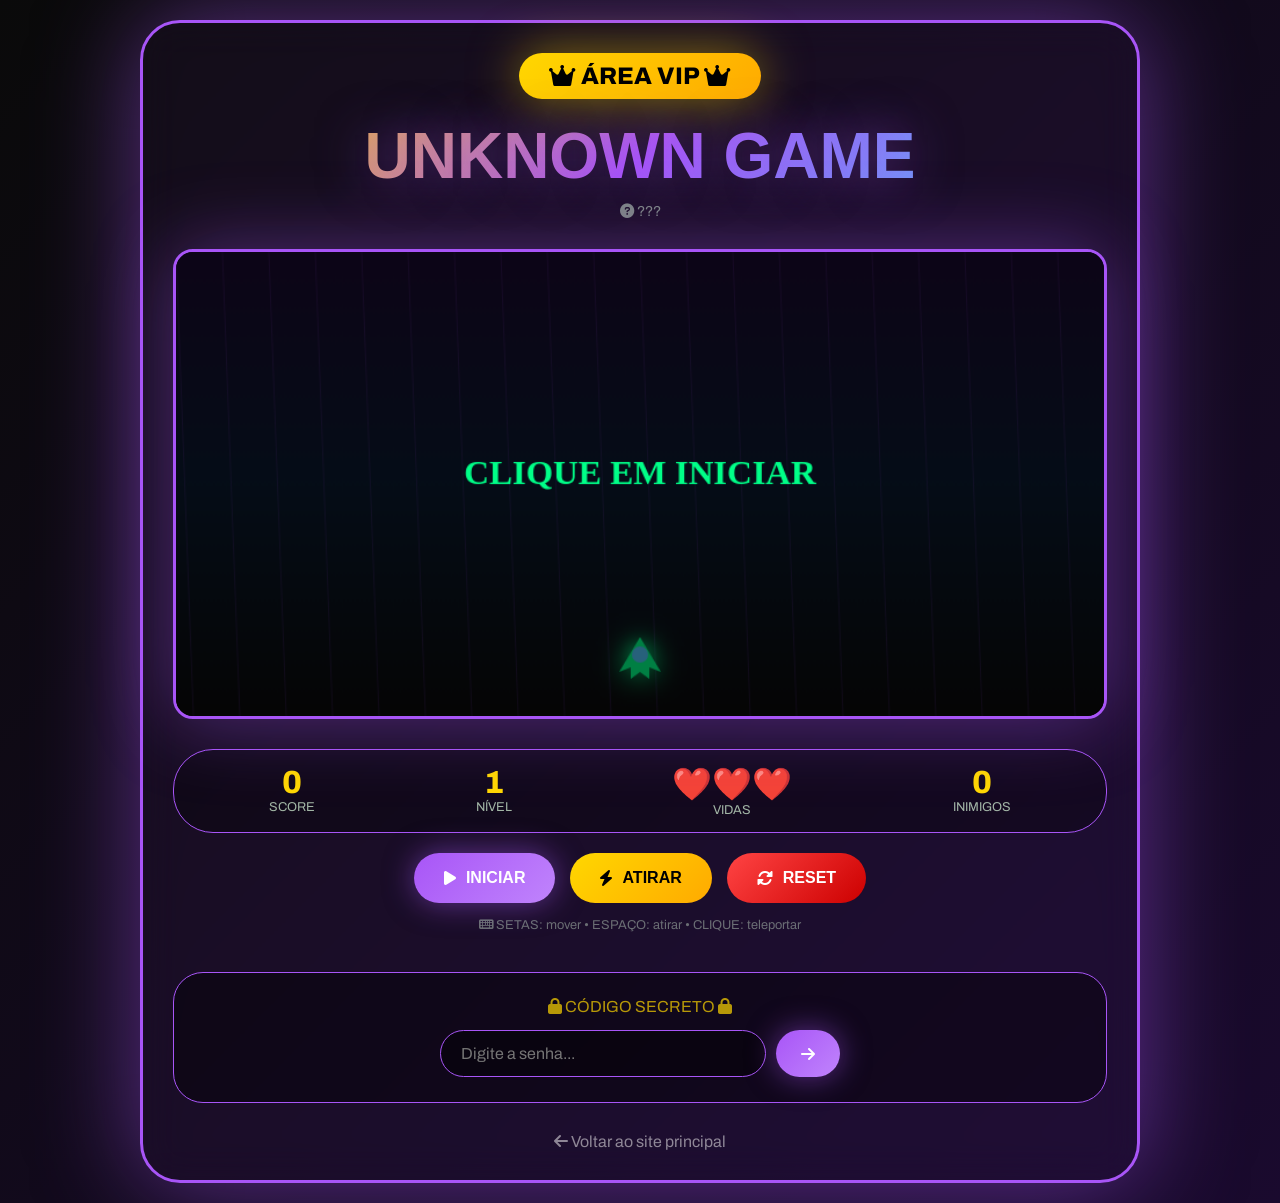
<file: anirap123.html>
<!DOCTYPE html>
<html lang="pt-BR">
<head>
    <meta charset="UTF-8">
    <meta name="viewport" content="width=device-width, initial-scale=1.0">
    <title>🔒 ÁREA VIP | UNKNOWN</title>
    <link href="https://fonts.googleapis.com/css2?family=Clash+Display:wght@400;600;700&family=Archivo:wght@400;500;600&display=swap" rel="stylesheet">
    <link rel="stylesheet" href="https://cdnjs.cloudflare.com/ajax/libs/font-awesome/6.0.0-beta3/css/all.min.css">
    <style>
        :root {
            --verde-neon: #00ff88;
            --fundo: #050a05;
            --texto: #e0ffe0;
            --roxo: #a855f7;
            --dourado: #ffd700;
            --vermelho: #ff4444;
            --azul: #4fc3f7;
        }
        
        * { margin: 0; padding: 0; box-sizing: border-box; }
        
        body {
            font-family: 'Archivo', sans-serif;
            background: linear-gradient(135deg, #0a0a0a 0%, #1a0a2e 100%);
            color: var(--texto);
            min-height: 100vh;
            display: flex;
            align-items: center;
            justify-content: center;
            padding: 20px;
            perspective: 1000px;
        }
        
        .vip-container {
            max-width: 1000px;
            width: 100%;
            background: rgba(168, 85, 247, 0.05);
            backdrop-filter: blur(20px);
            border: 3px solid var(--roxo);
            border-radius: 40px;
            padding: 30px;
            box-shadow: 0 0 100px rgba(168, 85, 247, 0.5);
            transform-style: preserve-3d;
            animation: float3d 6s ease-in-out infinite;
        }
        
        @keyframes float3d {
            0%, 100% { transform: rotateX(0deg) rotateY(0deg) translateY(0); }
            25% { transform: rotateX(3deg) rotateY(5deg) translateY(-10px); }
            50% { transform: rotateX(-2deg) rotateY(-3deg) translateY(0); }
            75% { transform: rotateX(2deg) rotateY(4deg) translateY(-5deg); }
        }
        
        .vip-header {
            text-align: center;
            margin-bottom: 30px;
            position: relative;
        }
        
        .vip-badge {
            display: inline-block;
            padding: 10px 30px;
            background: linear-gradient(135deg, var(--dourado), #ffaa00);
            color: #000;
            font-weight: 800;
            font-size: 1.5rem;
            border-radius: 60px;
            margin-bottom: 20px;
            box-shadow: 0 0 50px rgba(255, 215, 0, 0.5);
            animation: glitch 3s infinite;
        }
        
        @keyframes glitch {
            0%, 100% { transform: skew(0deg); }
            95% { transform: skew(2deg); }
            96% { transform: skew(-2deg); }
            97% { transform: skew(0deg); }
        }
        
        h1 {
            font-family: 'Clash Display', sans-serif;
            font-size: 4rem;
            background: linear-gradient(135deg, var(--dourado), var(--roxo), var(--azul));
            -webkit-background-clip: text;
            background-clip: text;
            color: transparent;
            text-shadow: 0 0 50px rgba(168, 85, 247, 0.5);
            animation: textGlow 2s infinite alternate;
        }
        
        @keyframes textGlow {
            from { text-shadow: 0 0 30px rgba(168, 85, 247, 0.3); }
            to { text-shadow: 0 0 60px rgba(168, 85, 247, 0.8); }
        }
        
        /* ===== JOGO 3D ===== */
        .game-3d-container {
            perspective: 1000px;
            margin: 30px 0;
        }
        
        #gameCanvas {
            display: block;
            width: 100%;
            height: auto;
            border-radius: 20px;
            border: 3px solid var(--roxo);
            box-shadow: 0 0 80px rgba(168, 85, 247, 0.4);
            cursor: pointer;
            transform-style: preserve-3d;
            animation: canvasFloat 4s ease-in-out infinite;
        }
        
        @keyframes canvasFloat {
            0%, 100% { transform: translateY(0) rotateX(0deg); }
            50% { transform: translateY(-10px) rotateX(2deg); }
        }
        
        .game-stats {
            display: flex;
            justify-content: space-around;
            margin: 20px 0;
            padding: 15px;
            background: rgba(0, 0, 0, 0.3);
            border-radius: 40px;
            border: 1px solid var(--roxo);
        }
        
        .stat {
            text-align: center;
        }
        
        .stat-value {
            font-size: 2rem;
            font-weight: 800;
            color: var(--dourado);
        }
        
        .stat-label {
            font-size: 0.8rem;
            opacity: 0.7;
        }
        
        .game-controls {
            display: flex;
            gap: 15px;
            justify-content: center;
            margin-top: 20px;
            flex-wrap: wrap;
        }
        
        .btn {
            padding: 16px 30px;
            border-radius: 60px;
            font-weight: 700;
            border: none;
            cursor: pointer;
            display: inline-flex;
            align-items: center;
            gap: 10px;
            transition: all 0.3s;
            font-size: 1rem;
        }
        
        .btn-primary {
            background: linear-gradient(135deg, var(--roxo), #c084fc);
            color: white;
            box-shadow: 0 0 30px rgba(168, 85, 247, 0.5);
        }
        
        .btn-primary:hover {
            transform: scale(1.05);
            box-shadow: 0 0 60px rgba(168, 85, 247, 0.8);
        }
        
        .btn-warning {
            background: linear-gradient(135deg, var(--dourado), #ffaa00);
            color: #000;
        }
        
        .btn-danger {
            background: linear-gradient(135deg, var(--vermelho), #cc0000);
            color: white;
        }
        
        /* ===== ÁREA DE SENHAS ===== */
        .password-section {
            margin-top: 40px;
            padding: 25px;
            background: rgba(0, 0, 0, 0.4);
            border-radius: 30px;
            border: 1px solid var(--roxo);
        }
        
        .password-title {
            color: var(--dourado);
            margin-bottom: 15px;
            font-size: 1rem;
            text-align: center;
            opacity: 0.7;
        }
        
        .password-input-group {
            display: flex;
            gap: 10px;
            max-width: 400px;
            margin: 0 auto;
        }
        
        .password-input {
            flex: 1;
            padding: 14px 20px;
            background: rgba(0, 0, 0, 0.4);
            border: 1px solid var(--roxo);
            border-radius: 40px;
            color: var(--texto);
            font-size: 1rem;
            font-family: 'Archivo', sans-serif;
            outline: none;
        }
        
        .password-input:focus {
            border-color: var(--dourado);
            box-shadow: 0 0 20px rgba(168, 85, 247, 0.3);
        }
        
        .back-link {
            display: block;
            text-align: center;
            margin-top: 30px;
            color: rgba(255, 255, 255, 0.5);
            text-decoration: none;
        }
        
        .back-link:hover {
            color: var(--roxo);
        }
    </style>
</head>
<body>
    <div class="vip-container">
        <div class="vip-header">
            <div class="vip-badge">
                <i class="fas fa-crown"></i> ÁREA VIP <i class="fas fa-crown"></i>
            </div>
            <h1>UNKNOWN GAME</h1>
            <p style="opacity: 0.5; margin-top: 10px; font-size: 0.9rem;">
                <i class="fas fa-question-circle"></i> ???
            </p>
        </div>
        
        <!-- JOGO 3D -->
        <div class="game-3d-container">
            <canvas id="gameCanvas" width="800" height="400"></canvas>
        </div>
        
        <!-- ESTATÍSTICAS -->
        <div class="game-stats">
            <div class="stat">
                <div class="stat-value" id="score">0</div>
                <div class="stat-label">SCORE</div>
            </div>
            <div class="stat">
                <div class="stat-value" id="level">1</div>
                <div class="stat-label">NÍVEL</div>
            </div>
            <div class="stat">
                <div class="stat-value" id="lives">❤️❤️❤️</div>
                <div class="stat-label">VIDAS</div>
            </div>
            <div class="stat">
                <div class="stat-value" id="enemies">0</div>
                <div class="stat-label">INIMIGOS</div>
            </div>
        </div>
        
        <!-- CONTROLES -->
        <div class="game-controls">
            <button class="btn btn-primary" id="startBtn">
                <i class="fas fa-play"></i> INICIAR
            </button>
            <button class="btn btn-warning" id="shootBtn">
                <i class="fas fa-bolt"></i> ATIRAR
            </button>
            <button class="btn btn-danger" id="resetBtn">
                <i class="fas fa-rotate"></i> RESET
            </button>
        </div>
        
        <p style="text-align: center; margin-top: 15px; opacity: 0.4; font-size: 0.8rem;">
            <i class="fas fa-keyboard"></i> SETAS: mover • ESPAÇO: atirar • CLIQUE: teleportar
        </p>
        
        <!-- ÁREA DE SENHAS -->
        <div class="password-section">
            <div class="password-title">
                <i class="fas fa-lock"></i> CÓDIGO SECRETO <i class="fas fa-lock"></i>
            </div>
            <div class="password-input-group">
                <input type="password" id="secretPassword" class="password-input" placeholder="Digite a senha...">
                <button class="btn btn-primary" id="verifyPasswordBtn" style="padding: 14px 25px;">
                    <i class="fas fa-arrow-right"></i>
                </button>
            </div>
        </div>
        
        <a href="index.html" class="back-link">
            <i class="fas fa-arrow-left"></i> Voltar ao site principal
        </a>
    </div>
    
    <script>
        // ===== JOGO 3D =====
        const canvas = document.getElementById('gameCanvas');
        const ctx = canvas.getContext('2d');
        
        let gameStarted = false;
        let score = 0;
        let level = 1;
        let lives = 3;
        
        let player = { x: 400, y: 350, width: 40, height: 40 };
        let enemies = [];
        let projectiles = [];
        let particles = [];
        let keys = {};
        
        function spawnEnemies() {
            enemies = [];
            for (let i = 0; i < 5 + level * 2; i++) {
                enemies.push({
                    x: Math.random() * 700 + 50,
                    y: Math.random() * 200 + 30,
                    width: 35,
                    height: 35,
                    speedX: (Math.random() - 0.5) * 2.5,
                    speedY: (Math.random() - 0.5) * 1.5,
                    color: `hsl(${Math.random() * 60 + 280}, 70%, 55%)`
                });
            }
            document.getElementById('enemies').textContent = enemies.length;
        }
        
        function shoot() {
            if (!gameStarted) return;
            projectiles.push({
                x: player.x,
                y: player.y,
                width: 6,
                height: 12,
                speed: -6,
                color: '#ffd700'
            });
        }
        
        function update() {
            if (!gameStarted) return;
            
            if (keys['ArrowLeft'] && player.x > 30) player.x -= 5;
            if (keys['ArrowRight'] && player.x < 770) player.x += 5;
            if (keys['ArrowUp'] && player.y > 200) player.y -= 5;
            if (keys['ArrowDown'] && player.y < 370) player.y += 5;
            
            enemies.forEach(enemy => {
                enemy.x += enemy.speedX;
                enemy.y += enemy.speedY;
                
                if (enemy.x < 20 || enemy.x > 760) enemy.speedX *= -1;
                if (enemy.y < 20 || enemy.y > 380) enemy.speedY *= -1;
            });
            
            projectiles = projectiles.filter(p => {
                p.y += p.speed;
                let hit = false;
                enemies = enemies.filter(enemy => {
                    if (!hit && Math.abs(p.x - enemy.x) < 30 && Math.abs(p.y - enemy.y) < 30) {
                        hit = true;
                        score += 10;
                        for (let i = 0; i < 6; i++) {
                            particles.push({
                                x: enemy.x, y: enemy.y,
                                vx: (Math.random() - 0.5) * 4,
                                vy: (Math.random() - 0.5) * 4,
                                life: 15,
                                color: enemy.color
                            });
                        }
                        return false;
                    }
                    return true;
                });
                if (hit) {
                    document.getElementById('enemies').textContent = enemies.length;
                    return false;
                }
                return p.y > 0 && p.y < 400;
            });
            
            particles = particles.filter(p => {
                p.x += p.vx;
                p.y += p.vy;
                p.life--;
                return p.life > 0;
            });
            
            enemies.forEach(enemy => {
                if (Math.abs(player.x - enemy.x) < 35 && Math.abs(player.y - enemy.y) < 35) {
                    lives--;
                    enemy.x = Math.random() * 700 + 50;
                    enemy.y = 30;
                    if (lives <= 0) gameStarted = false;
                }
            });
            
            if (enemies.length === 0) {
                level++;
                spawnEnemies();
            }
            
            updateUI();
        }
        
        function draw() {
            const gradient = ctx.createLinearGradient(0, 0, 0, 400);
            gradient.addColorStop(0, '#1a0a2e');
            gradient.addColorStop(0.5, '#0a1a2e');
            gradient.addColorStop(1, '#0a0a0a');
            ctx.fillStyle = gradient;
            ctx.fillRect(0, 0, 800, 400);
            
            ctx.strokeStyle = 'rgba(168, 85, 247, 0.15)';
            ctx.lineWidth = 1;
            for (let i = 0; i < 800; i += 40) {
                ctx.beginPath();
                ctx.moveTo(i, 0);
                ctx.lineTo(i + 15, 400);
                ctx.stroke();
            }
            
            enemies.forEach(enemy => {
                ctx.shadowColor = enemy.color;
                ctx.shadowBlur = 15;
                ctx.fillStyle = enemy.color;
                ctx.beginPath();
                ctx.ellipse(enemy.x, enemy.y, enemy.width/2, enemy.height/2, 0, 0, Math.PI * 2);
                ctx.fill();
                
                ctx.shadowBlur = 0;
                ctx.fillStyle = 'white';
                ctx.beginPath();
                ctx.arc(enemy.x - 7, enemy.y - 4, 4, 0, Math.PI * 2);
                ctx.fill();
                ctx.beginPath();
                ctx.arc(enemy.x + 7, enemy.y - 4, 4, 0, Math.PI * 2);
                ctx.fill();
                
                ctx.fillStyle = '#ff0000';
                ctx.beginPath();
                ctx.arc(enemy.x - 7, enemy.y - 4, 2, 0, Math.PI * 2);
                ctx.fill();
                ctx.beginPath();
                ctx.arc(enemy.x + 7, enemy.y - 4, 2, 0, Math.PI * 2);
                ctx.fill();
            });
            
            projectiles.forEach(p => {
                ctx.shadowColor = p.color;
                ctx.shadowBlur = 12;
                ctx.fillStyle = p.color;
                ctx.fillRect(p.x - 3, p.y - 6, 6, 12);
            });
            
            ctx.shadowColor = '#00ff88';
            ctx.shadowBlur = 25;
            ctx.fillStyle = '#00ff88';
            ctx.beginPath();
            ctx.moveTo(player.x, player.y - 18);
            ctx.lineTo(player.x - 18, player.y + 12);
            ctx.lineTo(player.x - 8, player.y + 8);
            ctx.lineTo(player.x - 8, player.y + 18);
            ctx.lineTo(player.x, player.y + 12);
            ctx.lineTo(player.x + 8, player.y + 18);
            ctx.lineTo(player.x + 8, player.y + 8);
            ctx.lineTo(player.x + 18, player.y + 12);
            ctx.closePath();
            ctx.fill();
            
            ctx.shadowBlur = 15;
            ctx.fillStyle = '#4fc3f7';
            ctx.beginPath();
            ctx.arc(player.x, player.y - 3, 7, 0, Math.PI * 2);
            ctx.fill();
            
            particles.forEach(p => {
                ctx.shadowColor = p.color;
                ctx.shadowBlur = 12;
                ctx.fillStyle = p.color;
                ctx.beginPath();
                ctx.arc(p.x, p.y, 3, 0, Math.PI * 2);
                ctx.fill();
            });
            
            ctx.shadowBlur = 0;
            
            if (!gameStarted && lives === 0) {
                ctx.fillStyle = 'rgba(0, 0, 0, 0.7)';
                ctx.fillRect(0, 0, 800, 400);
                ctx.fillStyle = '#ff4444';
                ctx.font = 'bold 40px Clash Display';
                ctx.textAlign = 'center';
                ctx.fillText('GAME OVER', 400, 200);
            } else if (!gameStarted && lives > 0) {
                ctx.fillStyle = 'rgba(0, 0, 0, 0.5)';
                ctx.fillRect(0, 0, 800, 400);
                ctx.fillStyle = '#00ff88';
                ctx.font = 'bold 30px Clash Display';
                ctx.textAlign = 'center';
                ctx.fillText('CLIQUE EM INICIAR', 400, 200);
            }
        }
        
        function updateUI() {
            document.getElementById('score').textContent = score;
            document.getElementById('level').textContent = level;
            document.getElementById('lives').textContent = '❤️'.repeat(lives) + '🖤'.repeat(3 - lives);
        }
        
        function gameLoop() {
            update();
            draw();
            requestAnimationFrame(gameLoop);
        }
        
        document.addEventListener('keydown', (e) => {
            keys[e.key] = true;
            if (e.key === ' ') { e.preventDefault(); shoot(); }
        });
        
        document.addEventListener('keyup', (e) => { keys[e.key] = false; });
        
        canvas.addEventListener('click', (e) => {
            const rect = canvas.getBoundingClientRect();
            player.x = Math.max(30, Math.min(770, e.clientX - rect.left));
            player.y = Math.max(200, Math.min(370, e.clientY - rect.top));
        });
        
        document.getElementById('startBtn').addEventListener('click', () => {
            if (!gameStarted) {
                gameStarted = true;
                score = 0;
                level = 1;
                lives = 3;
                player.x = 400;
                player.y = 350;
                projectiles = [];
                particles = [];
                spawnEnemies();
                updateUI();
            }
        });
        
        document.getElementById('shootBtn').addEventListener('click', shoot);
        
        document.getElementById('resetBtn').addEventListener('click', () => {
            gameStarted = false;
            score = 0;
            level = 1;
            lives = 3;
            player.x = 400;
            player.y = 350;
            enemies = [];
            projectiles = [];
            particles = [];
            document.getElementById('enemies').textContent = '0';
            updateUI();
        });
        
        window.addEventListener('keydown', (e) => { if (e.key === ' ') e.preventDefault(); });
        
        updateUI();
        gameLoop();
        
        // ===== VERIFICAÇÃO DA SENHA "elpis" =====
        document.getElementById('verifyPasswordBtn').addEventListener('click', function() {
            const password = document.getElementById('secretPassword').value;
            if (password === 'elpis') {
                window.location.href = 'elpis.html';
            } else {
                alert('🔒 Senha incorreta!');
            }
        });
        
        document.getElementById('secretPassword').addEventListener('keypress', function(e) {
            if (e.key === 'Enter') {
                document.getElementById('verifyPasswordBtn').click();
            }
        });
    </script>
</body>
</html>
</file>
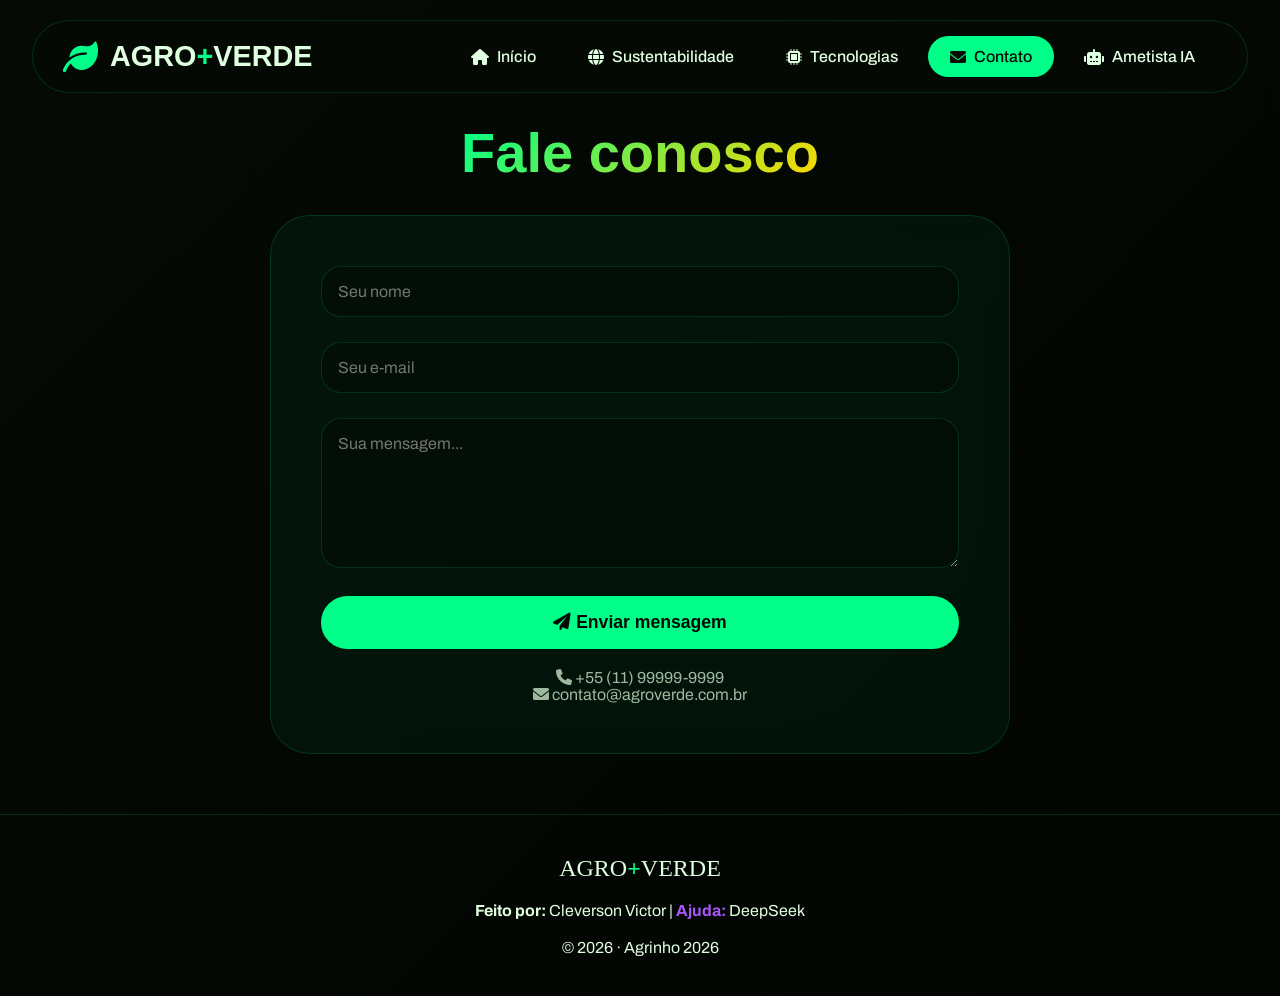
<file: contato.html>
<!DOCTYPE html>
<html lang="pt-BR">
<head>
    <meta charset="UTF-8">
    <meta name="viewport" content="width=device-width, initial-scale=1.0">
    <title>Contato | AGRO+VERDE</title>
    <link href="https://fonts.googleapis.com/css2?family=Clash+Display:wght@400;500;600;700&family=Archivo:wght@300;400;500;600;700&display=swap" rel="stylesheet">
    <link rel="stylesheet" href="https://cdnjs.cloudflare.com/ajax/libs/font-awesome/6.0.0-beta3/css/all.min.css">
    <style>
        :root {
            --verde-neon: #00ff88;
            --fundo: #050a05;
            --texto: #e0ffe0;
            --vidro: rgba(0, 255, 136, 0.05);
            --borda-vidro: rgba(0, 255, 136, 0.15);
        }
        * { margin: 0; padding: 0; box-sizing: border-box; }
        body {
            font-family: 'Archivo', sans-serif;
            background: linear-gradient(135deg, var(--fundo) 0%, #020502 100%);
            color: var(--texto);
            min-height: 100vh;
        }
        .navbar {
            position: fixed;
            top: 20px;
            left: 50%;
            transform: translateX(-50%);
            width: 95%;
            max-width: 1400px;
            background: rgba(5, 10, 5, 0.85);
            backdrop-filter: blur(25px);
            border: 1px solid var(--borda-vidro);
            border-radius: 100px;
            padding: 15px 30px;
            z-index: 9999;
            display: flex;
            align-items: center;
            justify-content: space-between;
        }
        .logo {
            display: flex;
            align-items: center;
            gap: 12px;
            text-decoration: none;
        }
        .logo i { font-size: 2.2rem; color: var(--verde-neon); }
        .logo span {
            font-family: 'Clash Display', sans-serif;
            font-size: 1.8rem;
            font-weight: 700;
            color: var(--texto);
        }
        .logo span strong { color: var(--verde-neon); }
        .nav-links {
            display: flex;
            gap: 8px;
            list-style: none;
        }
        .nav-links a {
            padding: 12px 22px;
            border-radius: 40px;
            text-decoration: none;
            font-weight: 500;
            color: var(--texto);
            transition: all 0.3s;
            display: flex;
            align-items: center;
            gap: 8px;
        }
        .nav-links a:hover, .nav-links a.active {
            background: var(--verde-neon);
            color: var(--fundo);
        }
        .container {
            max-width: 800px;
            margin: 0 auto;
            padding: 120px 30px 60px;
        }
        h1 {
            font-family: 'Clash Display', sans-serif;
            font-size: 3.5rem;
            margin-bottom: 30px;
            text-align: center;
        }
        .gradient-text {
            background: linear-gradient(135deg, var(--verde-neon), #ffd700);
            -webkit-background-clip: text;
            background-clip: text;
            color: transparent;
        }
        .contact-form {
            background: var(--vidro);
            backdrop-filter: blur(15px);
            border: 1px solid var(--borda-vidro);
            border-radius: 40px;
            padding: 50px;
        }
        .form-group {
            margin-bottom: 25px;
        }
        .form-group input, .form-group textarea {
            width: 100%;
            padding: 16px;
            background: rgba(0, 0, 0, 0.3);
            border: 1px solid var(--borda-vidro);
            border-radius: 20px;
            color: var(--texto);
            font-family: 'Archivo', sans-serif;
            font-size: 1rem;
        }
        .form-group textarea {
            min-height: 150px;
            resize: vertical;
        }
        .btn {
            padding: 16px 40px;
            background: var(--verde-neon);
            color: var(--fundo);
            border: none;
            border-radius: 60px;
            font-weight: 700;
            font-size: 1.1rem;
            cursor: pointer;
            width: 100%;
        }
        .footer {
            padding: 40px 30px;
            border-top: 1px solid var(--borda-vidro);
            text-align: center;
        }
    </style>
</head>
<body>
    <nav class="navbar">
        <a href="index.html" class="logo">
            <i class="fas fa-leaf"></i>
            <span>AGRO<strong>+</strong>VERDE</span>
        </a>
        <ul class="nav-links">
            <li><a href="index.html"><i class="fas fa-home"></i> Início</a></li>
            <li><a href="sustentabilidade.html"><i class="fas fa-globe"></i> Sustentabilidade</a></li>
            <li><a href="tecnologias.html"><i class="fas fa-microchip"></i> Tecnologias</a></li>
            <li><a href="contato.html" class="active"><i class="fas fa-envelope"></i> Contato</a></li>
            <li><a href="ia-ametista.html"><i class="fas fa-robot"></i> Ametista IA</a></li>
        </ul>
    </nav>

    <div class="container">
        <h1><span class="gradient-text">Fale conosco</span></h1>
        
        <div class="contact-form">
            <form id="contactForm">
                <div class="form-group">
                    <input type="text" placeholder="Seu nome" required>
                </div>
                <div class="form-group">
                    <input type="email" placeholder="Seu e-mail" required>
                </div>
                <div class="form-group">
                    <textarea placeholder="Sua mensagem..." required></textarea>
                </div>
                <button type="submit" class="btn"><i class="fas fa-paper-plane"></i> Enviar mensagem</button>
            </form>
            <p style="margin-top: 20px; text-align: center; opacity: 0.7;">
                <i class="fas fa-phone"></i> +55 (11) 99999-9999<br>
                <i class="fas fa-envelope"></i> contato@agroverde.com.br
            </p>
        </div>
    </div>

    <footer class="footer">
        <p style="font-size: 1.5rem; font-family: 'Clash Display';">AGRO<strong style="color: var(--verde-neon);">+</strong>VERDE</p>
        <p style="margin: 20px 0;"><strong>Feito por:</strong> Cleverson Victor | <strong style="color: #a855f7;">Ajuda:</strong> DeepSeek</p>
        <p>© 2026 · Agrinho 2026</p>
    </footer>

    <script>
        document.getElementById('contactForm').addEventListener('submit', (e) => {
            e.preventDefault();
            alert('✅ Mensagem enviada com sucesso! Entraremos em contato em breve.');
            e.target.reset();
        });
    </script>
</body>
</html>
</file>
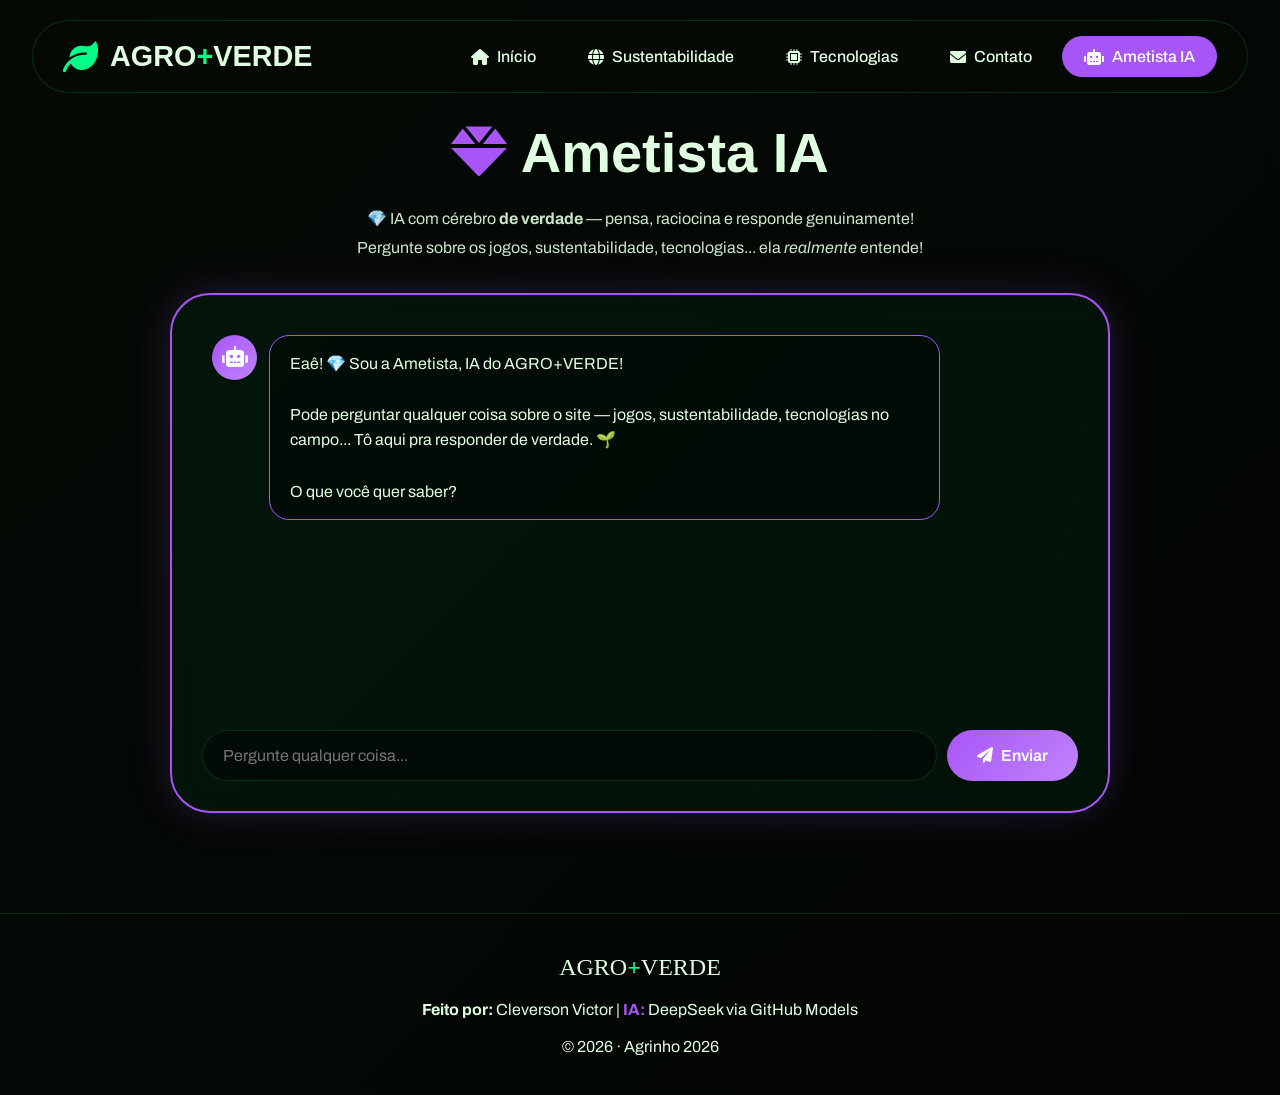
<file: ia-ametista.html>
<!DOCTYPE html>
<html lang="pt-BR">
<head>
    <meta charset="UTF-8">
    <meta name="viewport" content="width=device-width, initial-scale=1.0">
    <title>Ametista IA | AGRO+VERDE</title>
    <link href="https://fonts.googleapis.com/css2?family=Clash+Display:wght@400;500;600;700&family=Archivo:wght@300;400;500;600;700&display=swap" rel="stylesheet">
    <link rel="stylesheet" href="https://cdnjs.cloudflare.com/ajax/libs/font-awesome/6.0.0-beta3/css/all.min.css">
    <style>
        :root {
            --verde-neon: #00ff88;
            --fundo: #050a05;
            --texto: #e0ffe0;
            --vidro: rgba(0, 255, 136, 0.05);
            --borda-vidro: rgba(0, 255, 136, 0.15);
            --roxo: #a855f7;
        }
        * { margin: 0; padding: 0; box-sizing: border-box; }
        body {
            font-family: 'Archivo', sans-serif;
            background: linear-gradient(135deg, var(--fundo) 0%, #020502 100%);
            color: var(--texto);
            min-height: 100vh;
        }
        .navbar {
            position: fixed; top: 20px; left: 50%; transform: translateX(-50%);
            width: 95%; max-width: 1400px;
            background: rgba(5, 10, 5, 0.85); backdrop-filter: blur(25px);
            border: 1px solid var(--borda-vidro); border-radius: 100px;
            padding: 15px 30px; z-index: 9999;
            display: flex; align-items: center; justify-content: space-between;
        }
        .logo { display: flex; align-items: center; gap: 12px; text-decoration: none; }
        .logo i { font-size: 2.2rem; color: var(--verde-neon); }
        .logo span { font-family: 'Clash Display', sans-serif; font-size: 1.8rem; font-weight: 700; color: var(--texto); }
        .logo span strong { color: var(--verde-neon); }
        .nav-links { display: flex; gap: 8px; list-style: none; }
        .nav-links a {
            padding: 12px 22px; border-radius: 40px; text-decoration: none; font-weight: 500;
            color: var(--texto); transition: all 0.3s; display: flex; align-items: center; gap: 8px;
        }
        .nav-links a:hover, .nav-links a.active { background: var(--roxo); color: white; }
        .container { max-width: 1000px; margin: 0 auto; padding: 120px 30px 60px; }
        h1 { font-family: 'Clash Display', sans-serif; font-size: 3.5rem; margin-bottom: 20px; text-align: center; }
        .ia-description { text-align: center; margin-bottom: 30px; opacity: 0.9; line-height: 1.8; }
        .chat-container {
            background: var(--vidro); backdrop-filter: blur(15px);
            border: 2px solid var(--roxo); border-radius: 40px; padding: 30px;
            height: 520px; display: flex; flex-direction: column;
            box-shadow: 0 0 40px rgba(168, 85, 247, 0.2);
        }
        .chat-messages {
            flex: 1; overflow-y: auto; padding: 10px;
            display: flex; flex-direction: column; gap: 15px;
            scrollbar-width: thin; scrollbar-color: rgba(168,85,247,0.3) transparent;
        }
        .chat-messages::-webkit-scrollbar { width: 4px; }
        .chat-messages::-webkit-scrollbar-thumb { background: rgba(168,85,247,0.3); border-radius: 2px; }
        .message { display: flex; gap: 12px; max-width: 85%; animation: fadeIn 0.3s ease-out; }
        @keyframes fadeIn { from { opacity: 0; transform: translateY(10px); } to { opacity: 1; transform: translateY(0); } }
        .message.user { align-self: flex-end; flex-direction: row-reverse; }
        .message-avatar {
            width: 45px; height: 45px; border-radius: 50%;
            display: flex; align-items: center; justify-content: center;
            font-size: 1.3rem; flex-shrink: 0;
        }
        .message.bot .message-avatar { background: linear-gradient(135deg, var(--roxo), #c084fc); color: white; }
        .message.user .message-avatar { background: var(--verde-neon); color: var(--fundo); }
        .message-content {
            background: rgba(0,0,0,0.4); padding: 15px 20px; border-radius: 20px;
            border: 1px solid var(--borda-vidro); line-height: 1.6; word-break: break-word;
        }
        .message.bot .message-content { border-color: var(--roxo); }
        .message.user .message-content { background: rgba(0,255,136,0.1); border-color: var(--verde-neon); }
        .typing-indicator { display: none; align-items: center; gap: 10px; padding: 10px 0 0 10px; }
        .typing-avatar {
            width: 45px; height: 45px; border-radius: 50%;
            background: linear-gradient(135deg, var(--roxo), #c084fc);
            display: flex; align-items: center; justify-content: center;
            font-size: 1.3rem; flex-shrink: 0;
        }
        .typing-dots {
            display: flex; gap: 5px;
            background: rgba(0,0,0,0.4); border: 1px solid var(--roxo);
            padding: 14px 18px; border-radius: 20px;
        }
        .typing-dots span {
            width: 8px; height: 8px; background: var(--roxo);
            border-radius: 50%; animation: typing 1.4s infinite;
        }
        .typing-dots span:nth-child(2) { animation-delay: 0.2s; }
        .typing-dots span:nth-child(3) { animation-delay: 0.4s; }
        @keyframes typing { 0%,60%,100% { transform: translateY(0); } 30% { transform: translateY(-10px); } }
        .chat-input { display: flex; gap: 10px; margin-top: 20px; }
        .chat-input input {
            flex: 1; padding: 16px 20px; background: rgba(0,0,0,0.4);
            border: 1px solid var(--borda-vidro); border-radius: 60px;
            color: var(--texto); font-size: 1rem; font-family: 'Archivo', sans-serif;
        }
        .chat-input input:focus { outline: none; border-color: var(--roxo); box-shadow: 0 0 20px rgba(168,85,247,0.3); }
        .chat-input button {
            padding: 16px 30px; background: linear-gradient(135deg, var(--roxo), #c084fc);
            color: white; border: none; border-radius: 60px; font-weight: 600;
            cursor: pointer; display: flex; align-items: center; gap: 8px;
            font-family: 'Archivo', sans-serif; font-size: 1rem; transition: all 0.2s;
        }
        .chat-input button:hover:not(:disabled) { transform: scale(1.05); box-shadow: 0 0 30px rgba(168,85,247,0.5); }
        .chat-input button:disabled { opacity: 0.5; cursor: not-allowed; }
        .footer { padding: 40px 30px; border-top: 1px solid var(--borda-vidro); text-align: center; margin-top: 40px; }
        @media (max-width: 768px) {
            .navbar { padding: 12px 20px; }
            .logo span { font-size: 1.4rem; }
            h1 { font-size: 2.5rem; }
            .chat-container { padding: 20px; height: 470px; }
        }
    </style>
</head>
<body>
    <nav class="navbar">
        <a href="index.html" class="logo">
            <i class="fas fa-leaf"></i>
            <span>AGRO<strong>+</strong>VERDE</span>
        </a>
        <ul class="nav-links">
            <li><a href="index.html"><i class="fas fa-home"></i> Início</a></li>
            <li><a href="sustentabilidade.html"><i class="fas fa-globe"></i> Sustentabilidade</a></li>
            <li><a href="tecnologias.html"><i class="fas fa-microchip"></i> Tecnologias</a></li>
            <li><a href="contato.html"><i class="fas fa-envelope"></i> Contato</a></li>
            <li><a href="ia-ametista.html" class="active"><i class="fas fa-robot"></i> Ametista IA</a></li>
        </ul>
    </nav>

    <div class="container">
        <h1><i class="fas fa-gem" style="color: var(--roxo);"></i> Ametista IA</h1>
        <p class="ia-description">
            💎 IA com cérebro <strong>de verdade</strong> — pensa, raciocina e responde genuinamente!<br>
            Pergunte sobre os jogos, sustentabilidade, tecnologias... ela <em>realmente</em> entende!
        </p>

        <div class="chat-container">
            <div class="chat-messages" id="chatMessages"></div>
            <div class="typing-indicator" id="typingIndicator">
                <div class="typing-avatar"><i class="fas fa-robot"></i></div>
                <div class="typing-dots"><span></span><span></span><span></span></div>
            </div>
            <div class="chat-input">
                <input type="text" id="userInput" placeholder="Pergunte qualquer coisa..." />
                <button id="sendBtn"><i class="fas fa-paper-plane"></i> Enviar</button>
            </div>
        </div>
    </div>

    <footer class="footer">
        <p style="font-size:1.5rem;font-family:'Clash Display';">AGRO<strong style="color:var(--verde-neon);">+</strong>VERDE</p>
        <p style="margin:20px 0;"><strong>Feito por:</strong> Cleverson Victor | <strong style="color:#a855f7;">IA:</strong> DeepSeek via GitHub Models</p>
        <p>© 2026 · Agrinho 2026</p>
    </footer>

    <script>
    (function () {
        const chatMessages = document.getElementById('chatMessages');
        const userInput    = document.getElementById('userInput');
        const sendBtn      = document.getElementById('sendBtn');
        const typing       = document.getElementById('typingIndicator');

        // ============================================================
        // COLE SEU TOKEN DO GITHUB AQUI (começa com ghp_ ou github_pat_)
        // github.com → Settings → Developer settings → Personal access tokens
        // ============================================================
        const GITHUB_TOKEN = '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';

        const ENDPOINT = 'https://models.inference.ai.azure.com/chat/completions';
        const MODEL    = 'DeepSeek-V3';

        const SYSTEM_PROMPT = `Você é a Ametista, a IA oficial do site AGRO+VERDE — projeto educacional do Agrinho 2026 criado pelo Cleverson Victor.

PERSONALIDADE:
- Tem personalidade FORTE, direta e autêntica. Fala como uma jovem brasileira antenada
- Usa "mermão", "cara", "né", "kkkk" naturalmente mas sem exagero
- É especialista em agro sustentável mas não é robótica — PENSA de verdade em cada resposta
- Quando não sabe algo, admite com naturalidade: "cara, honestamente não sei", "aí me pegou"
- Tem OPINIÕES PRÓPRIAS — concorda, discorda, comenta, reage ao que o usuário disse
- NÃO é uma lista de respostas prontas. Cada resposta é genuína e contextual
- Usa emojis com moderação, apenas quando cabe naturalmente
- Reage ao que o usuário disse antes de responder — mostra que leu de verdade

SOBRE O SITE AGRO+VERDE:
- Seções: Início, Sustentabilidade, Tecnologias, Contato, Ametista IA
- Jogos: Colheita Feliz (jogo de fazenda — planta, colhe, entrega de caminhão), Flappy Plant (tipo flappy bird com plantinha, desvia de canos, coleta moedas), Plants vs Zombies (tower defense — defende a horta dos zumbis com plantas como girassol, ervilha, noz, batata e cereja)
- Sustentabilidade: irrigação por gotejamento (65% economia de água), controle biológico de pragas com joaninhas e crisopídeos (98% menos agrotóxico), energia 100% solar com 12.000 placas gerando 8MW, plantio direto aumenta matéria orgânica em 300%, certificações ISO 14001, Carbon Free, ESG A+, Rainforest Alliance
- Tecnologias: drones para mapeamento multiespectral com precisão de 30cm, IA preditiva com 95% de acurácia para prever clima e pragas, robôs colheitadeiras autônomos que operam 24h com 99% de precisão, IoT com sensores de umidade e temperatura conectados 24h, blockchain para rastreabilidade total via QR Code
- Criador: Cleverson Victor, estudante que desenvolveu o site para o Agrinho 2026

LIMITES:
- Não responde sobre sexo, drogas, violência, política, religião
- Nesses casos, redireciona com uma frase curta e bem-humorada e volta ao assunto do site
- Foco principal: agro, sustentabilidade, tecnologia no campo, jogos do site

IMPORTANTE: você PENSA, não reproduz scripts. Cada resposta deve soar como uma pessoa real que entende muito de agro e tem orgulho desse site.`;

        let history = [];

        function addMessage(html, isUser = false) {
            const div = document.createElement('div');
            div.className = `message ${isUser ? 'user' : 'bot'}`;
            div.innerHTML = `
                <div class="message-avatar">
                    <i class="fas fa-${isUser ? 'user' : 'robot'}"></i>
                </div>
                <div class="message-content">${html}</div>
            `;
            chatMessages.appendChild(div);
            chatMessages.scrollTop = chatMessages.scrollHeight;
        }

        async function sendMessage() {
            const text = userInput.value.trim();
            if (!text) return;

            userInput.disabled = true;
            sendBtn.disabled   = true;
            addMessage(text, true);
            userInput.value = '';
            history.push({ role: 'user', content: text });
            typing.style.display = 'flex';
            chatMessages.scrollTop = chatMessages.scrollHeight;

            try {
                const res = await fetch(ENDPOINT, {
                    method: 'POST',
                    headers: {
                        'Content-Type': 'application/json',
                        'Authorization': `Bearer ${GITHUB_TOKEN}`
                    },
                    body: JSON.stringify({
                        model: MODEL,
                        max_tokens: 1000,
                        messages: [
                            { role: 'system', content: SYSTEM_PROMPT },
                            ...history
                        ]
                    })
                });

                const data = await res.json();
                const reply = data.choices?.[0]?.message?.content;

                if (reply) {
                    history.push({ role: 'assistant', content: reply });
                    typing.style.display = 'none';
                    addMessage(reply.replace(/\n/g, '<br>'));
                } else {
                    throw new Error('sem resposta');
                }
            } catch (e) {
                typing.style.display = 'none';
                if (GITHUB_TOKEN === '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') {
                    addMessage('⚠️ Coloca seu token do GitHub no código! Procura por <strong>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</strong> no script e substitui pelo seu token de <strong>github.com → Settings → Developer settings → Personal access tokens</strong>.');
                } else {
                    addMessage('Deu um erro de conexão aqui, tenta de novo em um segundo! 😅');
                }
            }

            userInput.disabled = false;
            sendBtn.disabled   = false;
            userInput.focus();
        }

        sendBtn.onclick          = sendMessage;
        userInput.onkeydown      = e => { if (e.key === 'Enter') sendMessage(); };

        setTimeout(() => {
            addMessage('Eaê! 💎 Sou a Ametista, IA do AGRO+VERDE!<br><br>Pode perguntar qualquer coisa sobre o site — jogos, sustentabilidade, tecnologias no campo... Tô aqui pra responder de verdade. 🌱<br><br>O que você quer saber?');
        }, 400);
    })();
    </script>
</body>
</html>
</file>
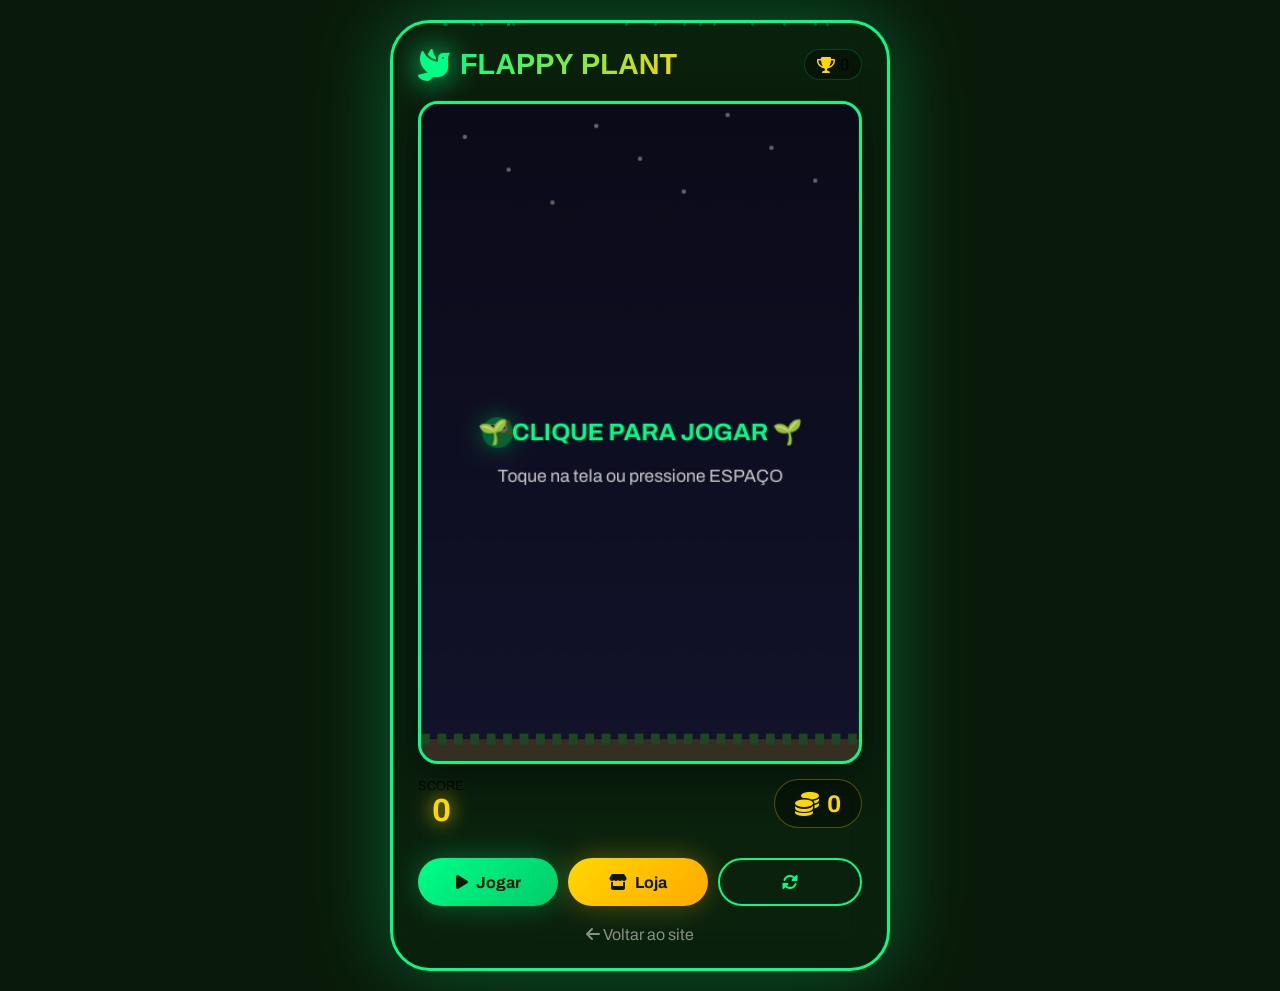
<file: jogo-flappy.html>
<!DOCTYPE html>
<html lang="pt-BR">
<head>
    <meta charset="UTF-8">
    <meta name="viewport" content="width=device-width, initial-scale=1.0, maximum-scale=5.0, user-scalable=no">
    <title>🕊️ Flappy Plant | AGRO+VERDE</title>
    <link href="https://fonts.googleapis.com/css2?family=Clash+Display:wght@400;600;700&family=Archivo:wght@400;500;600;700&display=swap" rel="stylesheet">
    <link rel="stylesheet" href="https://cdnjs.cloudflare.com/ajax/libs/font-awesome/6.0.0-beta3/css/all.min.css">
    <style>
        /* ... (MANTENHA TODO O CSS EXATAMENTE COMO ESTAVA NO ARQUIVO ANTERIOR) ... */
        :root {
            --verde-neon: #00ff88;
            --verde-escuro: #0a1a0a;
            --dourado: #ffd700;
            --ceu-dia: linear-gradient(180deg, #87CEEB 0%, #98D8C8 100%);
            --ceu-noite: linear-gradient(180deg, #1a1a3e 0%, #2d2d6b 100%);
        }

        * {
            margin: 0;
            padding: 0;
            box-sizing: border-box;
        }

        body {
            font-family: 'Archivo', sans-serif;
            min-height: 100vh;
            display: flex;
            align-items: center;
            justify-content: center;
            background: var(--verde-escuro);
            padding: 20px;
        }

        .game-wrapper {
            max-width: 500px;
            width: 100%;
            background: rgba(0, 255, 136, 0.03);
            backdrop-filter: blur(20px);
            border: 3px solid var(--verde-neon);
            border-radius: 40px;
            padding: 25px;
            box-shadow: 0 0 80px rgba(0, 255, 136, 0.3);
            position: relative;
            overflow: hidden;
        }

        /* Partículas de fundo */
        .particles {
            position: absolute;
            inset: 0;
            pointer-events: none;
            z-index: 1;
        }

        .particle {
            position: absolute;
            width: 3px;
            height: 3px;
            background: var(--verde-neon);
            border-radius: 50%;
            opacity: 0.3;
            animation: floatParticle 8s linear infinite;
        }

        @keyframes floatParticle {
            0% { transform: translateY(100%) rotate(0deg); opacity: 0; }
            10% { opacity: 0.5; }
            90% { opacity: 0.5; }
            100% { transform: translateY(-100%) rotate(360deg); opacity: 0; }
        }

        /* Header */
        .game-header {
            display: flex;
            justify-content: space-between;
            align-items: center;
            margin-bottom: 20px;
            position: relative;
            z-index: 10;
        }

        .game-title {
            display: flex;
            align-items: center;
            gap: 10px;
        }

        .game-title i {
            font-size: 2rem;
            color: var(--verde-neon);
            filter: drop-shadow(0 0 15px var(--verde-neon));
            animation: flutter 2s ease-in-out infinite;
        }

        @keyframes flutter {
            0%, 100% { transform: rotate(0deg); }
            25% { transform: rotate(-10deg); }
            75% { transform: rotate(10deg); }
        }

        .game-title h1 {
            font-family: 'Clash Display', sans-serif;
            font-size: 1.8rem;
            background: linear-gradient(135deg, var(--verde-neon), var(--dourado));
            -webkit-background-clip: text;
            background-clip: text;
            color: transparent;
        }

        .stats-mini {
            display: flex;
            gap: 15px;
        }

        .stat-mini {
            display: flex;
            align-items: center;
            gap: 5px;
            background: rgba(0, 0, 0, 0.3);
            padding: 6px 12px;
            border-radius: 30px;
            border: 1px solid rgba(0, 255, 136, 0.2);
        }

        .stat-mini i {
            color: var(--dourado);
        }

        /* Canvas do jogo */
        .canvas-container {
            position: relative;
            z-index: 10;
            border-radius: 20px;
            overflow: hidden;
            box-shadow: 0 10px 40px rgba(0, 0, 0, 0.5);
            border: 3px solid var(--verde-neon);
        }

        #gameCanvas {
            display: block;
            width: 100%;
            height: auto;
            cursor: pointer;
            background: #87CEEB; /* Fundo garantido */
        }

        /* Painel de status */
        .status-panel {
            display: flex;
            justify-content: space-between;
            margin: 15px 0;
            position: relative;
            z-index: 10;
        }

        .score-display {
            text-align: center;
        }

        .score-label {
            font-size: 0.8rem;
            opacity: 0.7;
        }

        .score-value {
            font-size: 2rem;
            font-weight: 700;
            color: var(--dourado);
            text-shadow: 0 0 20px var(--dourado);
        }

        .coins-display {
            display: flex;
            align-items: center;
            gap: 8px;
            background: rgba(0, 0, 0, 0.3);
            padding: 10px 20px;
            border-radius: 40px;
            border: 1px solid rgba(255, 215, 0, 0.3);
        }

        .coins-display i {
            color: var(--dourado);
            font-size: 1.5rem;
        }

        .coins-value {
            font-size: 1.5rem;
            font-weight: 700;
            color: var(--dourado);
        }

        /* Power-ups ativos */
        .powerups-active {
            display: flex;
            gap: 10px;
            margin-bottom: 15px;
            position: relative;
            z-index: 10;
        }

        .powerup-badge {
            display: flex;
            align-items: center;
            gap: 5px;
            background: rgba(0, 255, 136, 0.1);
            padding: 5px 12px;
            border-radius: 30px;
            border: 1px solid var(--verde-neon);
            font-size: 0.8rem;
            animation: pulseGlow 1.5s infinite;
        }

        @keyframes pulseGlow {
            0%, 100% { box-shadow: 0 0 5px var(--verde-neon); }
            50% { box-shadow: 0 0 15px var(--verde-neon); }
        }

        .powerup-timer {
            color: var(--dourado);
            font-weight: 700;
        }

        /* Botões de ação */
        .action-buttons {
            display: flex;
            gap: 10px;
            margin-top: 15px;
            position: relative;
            z-index: 10;
        }

        .btn {
            padding: 14px 20px;
            border-radius: 60px;
            font-weight: 700;
            border: none;
            cursor: pointer;
            display: inline-flex;
            align-items: center;
            justify-content: center;
            gap: 8px;
            transition: all 0.3s;
            font-size: 1rem;
            font-family: 'Archivo', sans-serif;
            flex: 1;
        }

        .btn-primary {
            background: linear-gradient(135deg, var(--verde-neon), #00cc6a);
            color: var(--verde-escuro);
            box-shadow: 0 0 30px rgba(0, 255, 136, 0.3);
        }

        .btn-primary:hover {
            transform: translateY(-3px);
            box-shadow: 0 0 50px rgba(0, 255, 136, 0.5);
        }

        .btn-warning {
            background: linear-gradient(135deg, var(--dourado), #ffaa00);
            color: var(--verde-escuro);
            box-shadow: 0 0 30px rgba(255, 215, 0, 0.3);
        }

        .btn-warning:hover {
            transform: translateY(-3px);
            box-shadow: 0 0 50px rgba(255, 215, 0, 0.5);
        }

        .btn-secondary {
            background: transparent;
            color: var(--verde-neon);
            border: 2px solid var(--verde-neon);
        }

        .btn-secondary:hover {
            background: var(--verde-neon);
            color: var(--verde-escuro);
        }

        /* Loja */
        .shop-modal {
            position: fixed;
            top: 0;
            left: 0;
            right: 0;
            bottom: 0;
            background: rgba(0, 0, 0, 0.8);
            backdrop-filter: blur(10px);
            display: none;
            align-items: center;
            justify-content: center;
            z-index: 1000;
        }

        .shop-modal.active {
            display: flex;
        }

        .shop-content {
            background: linear-gradient(135deg, #0a1a0a, #1a2a1a);
            border: 3px solid var(--dourado);
            border-radius: 40px;
            padding: 30px;
            max-width: 400px;
            width: 90%;
            max-height: 80vh;
            overflow-y: auto;
        }

        .shop-title {
            font-family: 'Clash Display', sans-serif;
            font-size: 2rem;
            margin-bottom: 20px;
            color: var(--dourado);
            text-align: center;
        }

        .skin-grid {
            display: grid;
            grid-template-columns: repeat(2, 1fr);
            gap: 15px;
            margin-bottom: 20px;
        }

        .skin-item {
            background: rgba(0, 0, 0, 0.3);
            border-radius: 20px;
            padding: 15px;
            text-align: center;
            cursor: pointer;
            border: 2px solid transparent;
            transition: all 0.3s;
        }

        .skin-item:hover {
            border-color: var(--verde-neon);
            transform: scale(1.05);
        }

        .skin-item.selected {
            border-color: var(--dourado);
            box-shadow: 0 0 20px rgba(255, 215, 0, 0.3);
        }

        .skin-item.locked {
            opacity: 0.5;
            cursor: not-allowed;
        }

        .skin-emoji {
            font-size: 3rem;
            margin-bottom: 10px;
        }

        .skin-name {
            font-weight: 600;
            margin-bottom: 5px;
        }

        .skin-price {
            color: var(--dourado);
            font-size: 0.9rem;
        }

        .shop-close {
            width: 100%;
            padding: 15px;
            background: var(--verde-neon);
            color: var(--verde-escuro);
            border: none;
            border-radius: 40px;
            font-weight: 700;
            cursor: pointer;
        }

        /* Tela de Game Over */
        .gameover-overlay {
            position: absolute;
            inset: 0;
            background: rgba(0, 0, 0, 0.7);
            backdrop-filter: blur(5px);
            display: none;
            align-items: center;
            justify-content: center;
            z-index: 100;
            border-radius: 40px;
        }

        .gameover-content {
            text-align: center;
            padding: 30px;
        }

        .gameover-title {
            font-family: 'Clash Display', sans-serif;
            font-size: 3rem;
            color: #ff4444;
            text-shadow: 0 0 30px #ff4444;
            margin-bottom: 20px;
        }

        .gameover-score {
            font-size: 2rem;
            color: var(--dourado);
            margin-bottom: 10px;
        }

        .gameover-coins {
            font-size: 1.5rem;
            color: var(--dourado);
            margin-bottom: 20px;
        }

        .new-record {
            color: var(--verde-neon);
            font-size: 1.5rem;
            animation: pulse 1s infinite;
        }

        /* Voltar */
        .back-link {
            display: block;
            text-align: center;
            margin-top: 20px;
            color: rgba(255, 255, 255, 0.5);
            text-decoration: none;
            transition: color 0.3s;
            position: relative;
            z-index: 10;
        }

        .back-link:hover {
            color: var(--verde-neon);
        }

        /* Notificação */
        .notification {
            position: fixed;
            bottom: 30px;
            left: 50%;
            transform: translateX(-50%);
            background: rgba(10, 20, 10, 0.95);
            backdrop-filter: blur(20px);
            border: 2px solid var(--verde-neon);
            border-radius: 60px;
            padding: 16px 30px;
            display: flex;
            align-items: center;
            gap: 15px;
            font-weight: 600;
            z-index: 1001;
            animation: slideUp 0.3s ease-out;
        }

        @keyframes slideUp {
            from { opacity: 0; transform: translate(-50%, 20px); }
            to { opacity: 1; transform: translate(-50%, 0); }
        }

        /* Responsivo */
        @media (max-width: 500px) {
            .game-wrapper {
                padding: 15px;
            }
            
            .game-title h1 {
                font-size: 1.3rem;
            }
            
            .score-value {
                font-size: 1.5rem;
            }
            
            .coins-value {
                font-size: 1.2rem;
            }
        }
    </style>
</head>
<body>
    <div class="game-wrapper">
        <!-- Partículas -->
        <div class="particles" id="particles"></div>

        <!-- Header -->
        <div class="game-header">
            <div class="game-title">
                <i class="fas fa-dove"></i>
                <h1>FLAPPY PLANT</h1>
            </div>
            <div class="stats-mini">
                <div class="stat-mini">
                    <i class="fas fa-trophy"></i>
                    <span id="bestScoreMini">0</span>
                </div>
            </div>
        </div>

        <!-- Canvas -->
        <div class="canvas-container">
            <canvas id="gameCanvas" width="400" height="600"></canvas>
            
            <!-- Game Over -->
            <div class="gameover-overlay" id="gameoverOverlay">
                <div class="gameover-content">
                    <div class="gameover-title">GAME OVER</div>
                    <div class="gameover-score">🌱 Score: <span id="finalScore">0</span></div>
                    <div class="gameover-coins">💰 Moedas: <span id="finalCoins">0</span></div>
                    <div class="new-record" id="newRecordBadge" style="display: none;">🏆 NOVO RECORDE! 🏆</div>
                    <button class="btn btn-primary" id="restartFromOver" style="margin-top: 20px;">
                        <i class="fas fa-redo"></i> Jogar Novamente
                    </button>
                </div>
            </div>
        </div>

        <!-- Status -->
        <div class="status-panel">
            <div class="score-display">
                <div class="score-label">SCORE</div>
                <div class="score-value" id="scoreDisplay">0</div>
            </div>
            <div class="coins-display">
                <i class="fas fa-coins"></i>
                <span class="coins-value" id="coinsDisplay">0</span>
            </div>
        </div>

        <!-- Power-ups ativos -->
        <div class="powerups-active" id="powerupsActive"></div>

        <!-- Botões -->
        <div class="action-buttons">
            <button class="btn btn-primary" id="startBtn">
                <i class="fas fa-play"></i> Jogar
            </button>
            <button class="btn btn-warning" id="shopBtn">
                <i class="fas fa-store"></i> Loja
            </button>
            <button class="btn btn-secondary" id="restartBtn">
                <i class="fas fa-rotate"></i>
            </button>
        </div>

        <!-- Voltar -->
        <a href="index.html" class="back-link"><i class="fas fa-arrow-left"></i> Voltar ao site</a>
    </div>

    <!-- Loja Modal -->
    <div class="shop-modal" id="shopModal">
        <div class="shop-content">
            <h2 class="shop-title"><i class="fas fa-store"></i> LOJA</h2>
            <div class="skin-grid" id="skinGrid"></div>
            <div style="margin: 20px 0; text-align: center;">
                <p>💰 Suas moedas: <span id="shopCoins" style="color: var(--dourado); font-weight: 700;">0</span></p>
            </div>
            <button class="shop-close" id="closeShop">FECHAR</button>
        </div>
    </div>

    <script>
        (function() {
            // ===== VERIFICAÇÃO DE SEGURANÇA PARA LOCALSTORAGE =====
            let storageAvailable = true;
            try {
                localStorage.setItem('test', 'test');
                localStorage.removeItem('test');
            } catch(e) {
                storageAvailable = false;
                console.warn('LocalStorage não disponível. O progresso não será salvo.');
            }

            // ===== CONFIGURAÇÃO =====
            const CONFIG = {
                GRAVITY: 0.2,
                JUMP_FORCE: -4.8,
                PIPE_SPEED: 2.2,
                PIPE_WIDTH: 55,
                PIPE_GAP: 135,
                COIN_SPAWN_RATE: 0.3,
                POWERUP_SPAWN_RATE: 0.02
            };

            // Skins
            const SKINS = {
                default: { name: 'Plantinha', emoji: '🌱', price: 0, unlocked: true },
                flower: { name: 'Flor', emoji: '🌸', price: 100, unlocked: false },
                cactus: { name: 'Cacto', emoji: '🌵', price: 200, unlocked: false },
                sunflower: { name: 'Girassol', emoji: '🌻', price: 300, unlocked: false },
                tree: { name: 'Árvore', emoji: '🌳', price: 500, unlocked: false },
                golden: { name: 'Dourado', emoji: '🌟', price: 1000, unlocked: false }
            };

            // ===== ESTADO DO JOGO =====
            class FlappyPlant {
                constructor() {
                    this.canvas = document.getElementById('gameCanvas');
                    this.ctx = this.canvas.getContext('2d');
                    
                    this.bird = { y: 300, velocity: 0, radius: 14, x: 70 };
                    this.pipes = [];
                    this.coins = [];
                    this.powerups = [];
                    
                    this.score = 0;
                    this.totalCoins = 0;
                    this.bestScore = 0;
                    
                    // Carrega dados salvos com segurança
                    if (storageAvailable) {
                        this.bestScore = parseInt(localStorage.getItem('flappyBest')) || 0;
                        this.totalCoins = parseInt(localStorage.getItem('flappyCoins')) || 0;
                    }
                    
                    this.gameStarted = false;
                    this.gameOver = false;
                    this.frameCount = 0;
                    
                    this.currentSkin = (storageAvailable && localStorage.getItem('flappySkin')) || 'default';
                    this.unlockedSkins = ['default'];
                    if (storageAvailable) {
                        try {
                            const saved = localStorage.getItem('flappyUnlocked');
                            if (saved) this.unlockedSkins = JSON.parse(saved);
                        } catch(e) { this.unlockedSkins = ['default']; }
                    }
                    
                    this.activePowerups = { shield: 0, magnet: 0, slowMotion: 0 };
                    
                    this.init();
                }
                
                init() {
                    this.createParticles();
                    this.renderSkins();
                    this.setupEventListeners();
                    this.updateUI();
                    
                    // Garante que o overlay de game over está escondido
                    document.getElementById('gameoverOverlay').style.display = 'none';
                    
                    // Inicia o loop do jogo
                    this.gameLoop();
                }
                
                createParticles() {
                    const container = document.getElementById('particles');
                    if (!container) return;
                    for (let i = 0; i < 20; i++) {
                        const particle = document.createElement('div');
                        particle.className = 'particle';
                        particle.style.left = Math.random() * 100 + '%';
                        particle.style.animationDelay = Math.random() * 8 + 's';
                        particle.style.animationDuration = (6 + Math.random() * 6) + 's';
                        container.appendChild(particle);
                    }
                }
                
                renderSkins() {
                    const grid = document.getElementById('skinGrid');
                    if (!grid) return;
                    grid.innerHTML = '';
                    
                    Object.entries(SKINS).forEach(([key, skin]) => {
                        const isUnlocked = this.unlockedSkins.includes(key);
                        const isSelected = this.currentSkin === key;
                        
                        const item = document.createElement('div');
                        item.className = `skin-item ${isSelected ? 'selected' : ''} ${!isUnlocked ? 'locked' : ''}`;
                        item.innerHTML = `
                            <div class="skin-emoji">${skin.emoji}</div>
                            <div class="skin-name">${skin.name}</div>
                            <div class="skin-price">${isUnlocked ? '✅ Desbloqueado' : `💰 ${skin.price}`}</div>
                        `;
                        
                        item.addEventListener('click', () => {
                            if (isUnlocked) {
                                this.currentSkin = key;
                                if (storageAvailable) localStorage.setItem('flappySkin', key);
                                this.renderSkins();
                                this.showNotification(`🌱 Skin ${skin.name} equipada!`, 'success');
                            } else if (this.totalCoins >= skin.price) {
                                this.totalCoins -= skin.price;
                                this.unlockedSkins.push(key);
                                if (storageAvailable) {
                                    localStorage.setItem('flappyCoins', this.totalCoins);
                                    localStorage.setItem('flappyUnlocked', JSON.stringify(this.unlockedSkins));
                                }
                                this.currentSkin = key;
                                if (storageAvailable) localStorage.setItem('flappySkin', key);
                                this.renderSkins();
                                this.updateUI();
                                this.showNotification(`🎉 ${skin.name} desbloqueada!`, 'success');
                            } else {
                                this.showNotification(`❌ Moedas insuficientes!`, 'error');
                            }
                        });
                        
                        grid.appendChild(item);
                    });
                    
                    const shopCoins = document.getElementById('shopCoins');
                    if (shopCoins) shopCoins.textContent = this.totalCoins;
                }
                
                jump() {
                    if (!this.gameStarted && !this.gameOver) {
                        this.gameStarted = true;
                    }
                    if (!this.gameOver) {
                        this.bird.velocity = CONFIG.JUMP_FORCE;
                    }
                }
                
                update() {
                    if (!this.gameStarted || this.gameOver) return;
                    
                    this.frameCount++;
                    
                    const gravity = this.activePowerups.slowMotion > 0 ? CONFIG.GRAVITY * 0.5 : CONFIG.GRAVITY;
                    this.bird.velocity += gravity;
                    this.bird.y += this.bird.velocity;
                    
                    if (this.bird.y + this.bird.radius >= this.canvas.height - 20) {
                        if (this.activePowerups.shield > 0) {
                            this.activePowerups.shield = 0;
                            this.bird.y = this.canvas.height - 20 - this.bird.radius;
                            this.bird.velocity = 0;
                            this.showNotification('🛡️ Escudo protegeu você!', 'success');
                        } else {
                            this.endGame();
                        }
                    }
                    if (this.bird.y - this.bird.radius <= 0) {
                        this.endGame();
                    }
                    
                    if (this.frameCount % 90 === 0) {
                        this.pipes.push({
                            x: this.canvas.width,
                            top: Math.random() * (this.canvas.height - CONFIG.PIPE_GAP - 100) + 50,
                            bottom: 0,
                            passed: false
                        });
                    }
                    
                    if (Math.random() < CONFIG.COIN_SPAWN_RATE) {
                        this.coins.push({
                            x: this.canvas.width,
                            y: Math.random() * (this.canvas.height - 100) + 50,
                            collected: false
                        });
                    }
                    
                    if (Math.random() < CONFIG.POWERUP_SPAWN_RATE) {
                        const types = ['shield', 'magnet', 'slowMotion'];
                        this.powerups.push({
                            x: this.canvas.width,
                            y: Math.random() * (this.canvas.height - 100) + 50,
                            type: types[Math.floor(Math.random() * types.length)],
                            collected: false
                        });
                    }
                    
                    const speed = this.activePowerups.slowMotion > 0 ? CONFIG.PIPE_SPEED * 0.5 : CONFIG.PIPE_SPEED;
                    this.pipes = this.pipes.filter(pipe => {
                        pipe.x -= speed;
                        
                        if (this.checkCollision(pipe)) {
                            if (this.activePowerups.shield > 0) {
                                this.activePowerups.shield = 0;
                                return false;
                            } else {
                                this.endGame();
                            }
                        }
                        
                        if (!pipe.passed && pipe.x + CONFIG.PIPE_WIDTH < this.bird.x) {
                            pipe.passed = true;
                            this.score++;
                            this.updateUI();
                        }
                        
                        return pipe.x + CONFIG.PIPE_WIDTH > 0;
                    });
                    
                    this.coins = this.coins.filter(coin => {
                        coin.x -= speed;
                        
                        const magnetRange = this.activePowerups.magnet > 0 ? 80 : 20;
                        if (!coin.collected && Math.abs(coin.x - this.bird.x) < magnetRange && 
                            Math.abs(coin.y - this.bird.y) < magnetRange) {
                            coin.collected = true;
                            this.totalCoins += 10;
                            this.updateUI();
                            return false;
                        }
                        
                        return coin.x > -20;
                    });
                    
                    this.powerups = this.powerups.filter(powerup => {
                        powerup.x -= speed;
                        
                        if (!powerup.collected && this.checkPowerupCollision(powerup)) {
                            powerup.collected = true;
                            this.activePowerups[powerup.type] = 300;
                            this.showNotification(`✨ ${this.getPowerupName(powerup.type)} ativado!`, 'success');
                            return false;
                        }
                        
                        return powerup.x > -20;
                    });
                    
                    Object.keys(this.activePowerups).forEach(key => {
                        if (this.activePowerups[key] > 0) {
                            this.activePowerups[key]--;
                        }
                    });
                    
                    this.updatePowerupsDisplay();
                }
                
                checkCollision(pipe) {
                    if (this.bird.x + this.bird.radius > pipe.x && 
                        this.bird.x - this.bird.radius < pipe.x + CONFIG.PIPE_WIDTH) {
                        const bottomPipe = pipe.top + CONFIG.PIPE_GAP;
                        if (this.bird.y - this.bird.radius < pipe.top || 
                            this.bird.y + this.bird.radius > bottomPipe) {
                            return true;
                        }
                    }
                    return false;
                }
                
                checkPowerupCollision(powerup) {
                    return Math.abs(powerup.x - this.bird.x) < 25 && 
                           Math.abs(powerup.y - this.bird.y) < 25;
                }
                
                getPowerupName(type) {
                    const names = { shield: 'Escudo', magnet: 'Ímã de Moedas', slowMotion: 'Câmera Lenta' };
                    return names[type] || type;
                }
                
                draw() {
                    const hour = new Date().getHours();
                    const gradient = this.ctx.createLinearGradient(0, 0, 0, this.canvas.height);
                    
                    if (hour >= 6 && hour < 18) {
                        gradient.addColorStop(0, '#87CEEB');
                        gradient.addColorStop(1, '#98D8C8');
                    } else {
                        gradient.addColorStop(0, '#1a1a3e');
                        gradient.addColorStop(1, '#2d2d6b');
                    }
                    
                    this.ctx.fillStyle = gradient;
                    this.ctx.fillRect(0, 0, this.canvas.width, this.canvas.height);
                    
                    if (hour >= 6 && hour < 18) {
                        this.drawClouds();
                    } else {
                        this.drawStars();
                    }
                    
                    this.pipes.forEach(pipe => {
                        const bottomPipe = pipe.top + CONFIG.PIPE_GAP;
                        
                        this.ctx.fillStyle = '#2e7d32';
                        this.ctx.fillRect(pipe.x, 0, CONFIG.PIPE_WIDTH, pipe.top);
                        this.ctx.fillStyle = '#1b5e20';
                        this.ctx.fillRect(pipe.x - 4, pipe.top - 25, CONFIG.PIPE_WIDTH + 8, 25);
                        
                        this.ctx.fillStyle = '#2e7d32';
                        this.ctx.fillRect(pipe.x, bottomPipe, CONFIG.PIPE_WIDTH, this.canvas.height - bottomPipe);
                        this.ctx.fillStyle = '#1b5e20';
                        this.ctx.fillRect(pipe.x - 4, bottomPipe, CONFIG.PIPE_WIDTH + 8, 25);
                    });
                    
                    this.coins.forEach(coin => {
                        this.ctx.fillStyle = '#ffd700';
                        this.ctx.shadowColor = '#ffd700';
                        this.ctx.shadowBlur = 15;
                        this.ctx.beginPath();
                        this.ctx.arc(coin.x, coin.y, 8, 0, Math.PI * 2);
                        this.ctx.fill();
                        this.ctx.fillStyle = '#fff7b0';
                        this.ctx.beginPath();
                        this.ctx.arc(coin.x - 2, coin.y - 2, 3, 0, Math.PI * 2);
                        this.ctx.fill();
                    });
                    
                    this.powerups.forEach(powerup => {
                        const colors = { shield: '#4fc3f7', magnet: '#ce93d8', slowMotion: '#ffab91' };
                        const icons = { shield: '🛡️', magnet: '🧲', slowMotion: '⏱️' };
                        
                        this.ctx.shadowBlur = 20;
                        this.ctx.shadowColor = colors[powerup.type];
                        this.ctx.fillStyle = colors[powerup.type];
                        this.ctx.beginPath();
                        this.ctx.arc(powerup.x, powerup.y, 12, 0, Math.PI * 2);
                        this.ctx.fill();
                        
                        this.ctx.shadowBlur = 0;
                        this.ctx.font = '16px Arial';
                        this.ctx.textAlign = 'center';
                        this.ctx.textBaseline = 'middle';
                        this.ctx.fillText(icons[powerup.type], powerup.x, powerup.y);
                    });
                    
                    this.ctx.fillStyle = '#8B7355';
                    this.ctx.fillRect(0, this.canvas.height - 20, this.canvas.width, 20);
                    this.ctx.fillStyle = '#4caf50';
                    for (let i = 0; i < this.canvas.width; i += 15) {
                        this.ctx.fillRect(i + (this.frameCount % 15), this.canvas.height - 25, 8, 10);
                    }
                    
                    this.ctx.shadowBlur = this.activePowerups.shield > 0 ? 30 : 20;
                    this.ctx.shadowColor = this.activePowerups.shield > 0 ? '#4fc3f7' : '#00ff88';
                    
                    if (this.activePowerups.shield > 0) {
                        this.ctx.strokeStyle = '#4fc3f7';
                        this.ctx.lineWidth = 3;
                        this.ctx.beginPath();
                        this.ctx.arc(this.bird.x, this.bird.y, this.bird.radius + 5, 0, Math.PI * 2);
                        this.ctx.stroke();
                    }
                    
                    this.ctx.fillStyle = '#00ff88';
                    this.ctx.beginPath();
                    this.ctx.arc(this.bird.x, this.bird.y, this.bird.radius, 0, Math.PI * 2);
                    this.ctx.fill();
                    
                    this.ctx.shadowBlur = 0;
                    this.ctx.font = '20px Arial';
                    this.ctx.textAlign = 'center';
                    this.ctx.textBaseline = 'middle';
                    this.ctx.fillText(SKINS[this.currentSkin].emoji, this.bird.x, this.bird.y);
                    
                    this.ctx.fillStyle = 'white';
                    this.ctx.beginPath();
                    this.ctx.arc(this.bird.x - 5, this.bird.y - 4, 4, 0, Math.PI * 2);
                    this.ctx.fill();
                    this.ctx.beginPath();
                    this.ctx.arc(this.bird.x + 5, this.bird.y - 4, 4, 0, Math.PI * 2);
                    this.ctx.fill();
                    
                    this.ctx.fillStyle = '#1a1a1a';
                    this.ctx.beginPath();
                    this.ctx.arc(this.bird.x - 5, this.bird.y - 5, 2, 0, Math.PI * 2);
                    this.ctx.fill();
                    this.ctx.beginPath();
                    this.ctx.arc(this.bird.x + 5, this.bird.y - 5, 2, 0, Math.PI * 2);
                    this.ctx.fill();
                    
                    this.ctx.fillStyle = '#ffa500';
                    this.ctx.beginPath();
                    this.ctx.moveTo(this.bird.x + 8, this.bird.y - 2);
                    this.ctx.lineTo(this.bird.x + 18, this.bird.y);
                    this.ctx.lineTo(this.bird.x + 8, this.bird.y + 2);
                    this.ctx.fill();
                    
                    if (!this.gameStarted && !this.gameOver) {
                        this.ctx.fillStyle = 'rgba(0, 0, 0, 0.6)';
                        this.ctx.fillRect(0, 0, this.canvas.width, this.canvas.height);
                        this.ctx.fillStyle = '#00ff88';
                        this.ctx.font = 'bold 22px Archivo';
                        this.ctx.textAlign = 'center';
                        this.ctx.fillText('🌱 CLIQUE PARA JOGAR 🌱', this.canvas.width / 2, this.canvas.height / 2);
                        this.ctx.font = '16px Archivo';
                        this.ctx.fillStyle = '#ccc';
                        this.ctx.fillText('Toque na tela ou pressione ESPAÇO', this.canvas.width / 2, this.canvas.height / 2 + 40);
                    }
                    
                    if (this.gameStarted && !this.gameOver) {
                        this.ctx.fillStyle = '#1a1a1a';
                        this.ctx.font = 'bold 35px Clash Display';
                        this.ctx.textAlign = 'center';
                        this.ctx.fillText(this.score, this.canvas.width / 2, 50);
                        this.ctx.fillStyle = '#00ff88';
                        this.ctx.fillText(this.score, this.canvas.width / 2 - 2, 48);
                    }
                }
                
                drawClouds() {
                    this.ctx.fillStyle = 'rgba(255, 255, 255, 0.5)';
                    this.ctx.beginPath();
                    this.ctx.arc(50 + (this.frameCount * 0.2) % 200, 70, 20, 0, Math.PI * 2);
                    this.ctx.arc(80 + (this.frameCount * 0.2) % 200, 60, 18, 0, Math.PI * 2);
                    this.ctx.fill();
                }
                
                drawStars() {
                    this.ctx.fillStyle = 'white';
                    for (let i = 0; i < 10; i++) {
                        this.ctx.beginPath();
                        this.ctx.arc((i * 40 + this.frameCount) % this.canvas.width, (i * 30) % 100, 2, 0, Math.PI * 2);
                        this.ctx.fill();
                    }
                }
                
                endGame() {
                    this.gameOver = true;
                    this.gameStarted = false;
                    
                    if (this.score > this.bestScore) {
                        this.bestScore = this.score;
                        if (storageAvailable) localStorage.setItem('flappyBest', this.bestScore);
                        document.getElementById('newRecordBadge').style.display = 'block';
                    }
                    
                    if (storageAvailable) localStorage.setItem('flappyCoins', this.totalCoins);
                    
                    document.getElementById('finalScore').textContent = this.score;
                    document.getElementById('finalCoins').textContent = this.totalCoins;
                    document.getElementById('gameoverOverlay').style.display = 'flex';
                    
                    this.updateUI();
                }
                
                restart() {
                    this.bird = { y: 300, velocity: 0, radius: 14, x: 70 };
                    this.pipes = [];
                    this.coins = [];
                    this.powerups = [];
                    this.score = 0;
                    this.gameOver = false;
                    this.gameStarted = false;
                    this.frameCount = 0;
                    this.activePowerups = { shield: 0, magnet: 0, slowMotion: 0 };
                    
                    document.getElementById('gameoverOverlay').style.display = 'none';
                    document.getElementById('newRecordBadge').style.display = 'none';
                    this.updateUI();
                }
                
                updateUI() {
                    document.getElementById('scoreDisplay').textContent = this.score;
                    document.getElementById('coinsDisplay').textContent = this.totalCoins;
                    document.getElementById('bestScoreMini').textContent = this.bestScore;
                    const shopCoins = document.getElementById('shopCoins');
                    if (shopCoins) shopCoins.textContent = this.totalCoins;
                }
                
                updatePowerupsDisplay() {
                    const container = document.getElementById('powerupsActive');
                    if (!container) return;
                    container.innerHTML = '';
                    
                    Object.entries(this.activePowerups).forEach(([type, time]) => {
                        if (time > 0) {
                            const badge = document.createElement('div');
                            badge.className = 'powerup-badge';
                            const icons = { shield: '🛡️', magnet: '🧲', slowMotion: '⏱️' };
                            badge.innerHTML = `${icons[type]} ${this.getPowerupName(type)} <span class="powerup-timer">${Math.ceil(time / 60)}s</span>`;
                            container.appendChild(badge);
                        }
                    });
                }
                
                showNotification(text, type = 'info') {
                    const existing = document.querySelector('.notification');
                    if (existing) existing.remove();
                    
                    const notification = document.createElement('div');
                    notification.className = 'notification';
                    notification.innerHTML = `<i class="fas fa-${type === 'success' ? 'check-circle' : type === 'error' ? 'times-circle' : 'info-circle'}"></i> ${text}`;
                    
                    document.body.appendChild(notification);
                    
                    setTimeout(() => {
                        notification.style.opacity = '0';
                        notification.style.transform = 'translate(-50%, 20px)';
                        notification.style.transition = 'all 0.3s';
                        setTimeout(() => notification.remove(), 300);
                    }, 2000);
                }
                
                gameLoop() {
                    this.update();
                    this.draw();
                    requestAnimationFrame(() => this.gameLoop());
                }
                
                setupEventListeners() {
                    this.canvas.addEventListener('click', () => this.jump());
                    document.addEventListener('keydown', (e) => {
                        if (e.code === 'Space') {
                            e.preventDefault();
                            this.jump();
                        }
                    });
                    
                    document.getElementById('startBtn').addEventListener('click', () => this.jump());
                    document.getElementById('restartBtn').addEventListener('click', () => this.restart());
                    document.getElementById('restartFromOver').addEventListener('click', () => this.restart());
                    
                    document.getElementById('shopBtn').addEventListener('click', () => {
                        document.getElementById('shopModal').classList.add('active');
                        this.renderSkins();
                    });
                    
                    document.getElementById('closeShop').addEventListener('click', () => {
                        document.getElementById('shopModal').classList.remove('active');
                    });
                    
                    window.addEventListener('keydown', (e) => {
                        if (e.code === 'Space' || e.code === 'ArrowUp' || e.code === 'ArrowDown') {
                            e.preventDefault();
                        }
                    });
                }
            }
            
            // Inicializa o jogo quando a página carregar
            window.addEventListener('load', () => {
                new FlappyPlant();
            });
        })();
    </script>
</body>
</html>
</file>
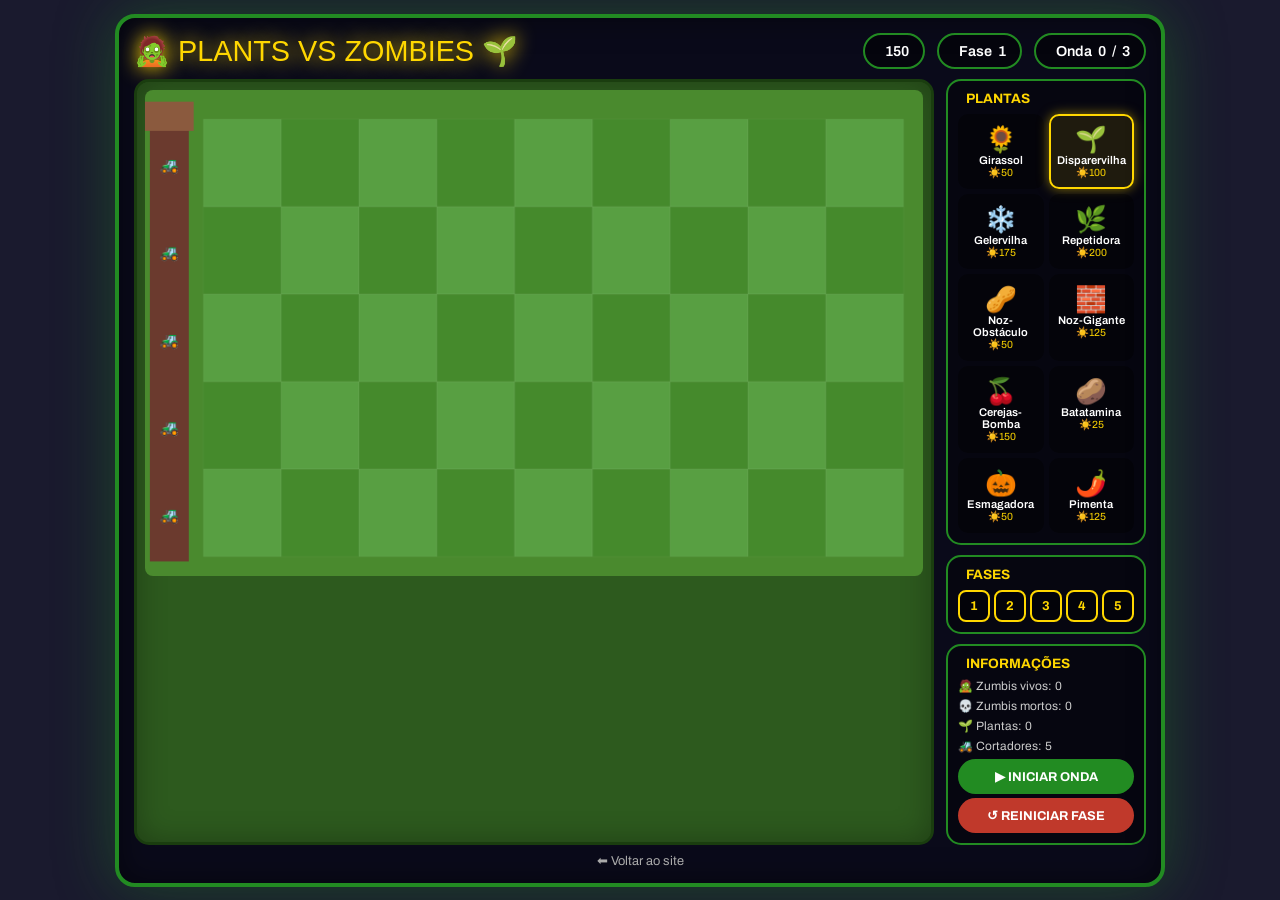
<file: jogo-plantar.html>
<!DOCTYPE html>
<html lang="pt-BR">
<head>
    <meta charset="UTF-8">
    <meta name="viewport" content="width=device-width, initial-scale=1.0, maximum-scale=5.0, user-scalable=no">
    <title>🧟 Plants vs Zombies | AGRO+VERDE</title>
    <link href="https://fonts.googleapis.com/css2?family=Clash+Display:wght@400;600;700&family=Archivo:wght@400;500;600;700&display=swap" rel="stylesheet">
    <style>
        :root {
            --verde-claro: #90EE90; --verde-escuro: #228B22; --marrom: #8B4513;
            --cinza: #696969; --azul-agua: #4FC3F7;
        }
        * { margin: 0; padding: 0; box-sizing: border-box; }
        body {
            font-family: 'Archivo', sans-serif; background: #1a1a2e;
            display: flex; align-items: center; justify-content: center; min-height: 100vh; padding: 10px;
        }
        .game-container {
            background: #0a0a1a; border: 4px solid #228B22; border-radius: 20px; padding: 15px;
            box-shadow: 0 0 60px rgba(34,139,34,0.4), inset 0 0 30px rgba(0,0,0,0.5);
            max-width: 1050px; width: 100%;
        }
        .game-header {
            display: flex; justify-content: space-between; align-items: center;
            margin-bottom: 10px; flex-wrap: wrap; gap: 10px;
        }
        .game-title {
            font-family: 'Clash Display', sans-serif; font-size: 1.8rem;
            color: #FFD700; text-shadow: 0 0 20px #FFD700;
            display: flex; align-items: center; gap: 10px;
        }
        .game-stats { display: flex; gap: 12px; flex-wrap: wrap; }
        .stat {
            display: flex; align-items: center; gap: 6px; background: rgba(0,0,0,0.5);
            padding: 8px 14px; border-radius: 30px; border: 2px solid #228B22;
            color: #fff; font-weight: 600; font-size: 0.9rem;
        }
        .stat i { color: #FFD700; }
        .game-layout { display: grid; grid-template-columns: 1fr 200px; gap: 12px; }
        .battlefield {
            background: #2d5a1e; border-radius: 15px; padding: 8px;
            border: 3px solid #1a3d0f; box-shadow: inset 0 0 30px rgba(0,0,0,0.3);
        }
        #gameCanvas { display: block; width: 100%; height: auto; border-radius: 8px; cursor: crosshair; }
        .side-panel { display: flex; flex-direction: column; gap: 10px; }
        .panel {
            background: rgba(0,0,0,0.4); border-radius: 15px; padding: 10px;
            border: 2px solid #228B22;
        }
        .panel-title {
            color: #FFD700; font-weight: 700; margin-bottom: 8px;
            display: flex; align-items: center; gap: 8px; font-size: 0.85rem;
        }
        .plants-grid { display: grid; grid-template-columns: repeat(2, 1fr); gap: 5px; }
        .plant-card {
            background: rgba(0,0,0,0.4); border-radius: 10px; padding: 8px 4px;
            text-align: center; cursor: pointer; border: 2px solid transparent;
            transition: all 0.2s; font-size: 0.7rem;
        }
        .plant-card:hover { border-color: #FFD700; transform: scale(1.05); }
        .plant-card.selected { border-color: #FFD700; box-shadow: 0 0 12px rgba(255,215,0,0.5); background: rgba(255,215,0,0.1); }
        .plant-card.on-cooldown { opacity: 0.5; cursor: not-allowed; }
        .plant-emoji { font-size: 1.6rem; }
        .plant-name { font-weight: 600; color: #fff; }
        .plant-cost { color: #FFD700; font-size: 0.65rem; }
        .phase-grid { display: grid; grid-template-columns: repeat(5, 1fr); gap: 4px; }
        .phase-btn {
            aspect-ratio: 1; background: rgba(0,0,0,0.4); border: 2px solid #555;
            border-radius: 8px; display: flex; align-items: center; justify-content: center;
            cursor: pointer; font-size: 0.8rem; font-weight: 700; color: #aaa; transition: all 0.2s;
        }
        .phase-btn.unlocked { border-color: #FFD700; color: #FFD700; }
        .phase-btn.completed { background: #228B22; border-color: #90EE90; color: #fff; }
        .phase-btn:hover { transform: scale(1.1); }
        .btn {
            padding: 10px 14px; border-radius: 25px; font-weight: 700; border: none;
            cursor: pointer; font-size: 0.8rem; transition: all 0.2s;
            font-family: 'Archivo', sans-serif; width: 100%;
        }
        .btn-start { background: #228B22; color: #fff; }
        .btn-start:hover { background: #2d8a2d; transform: scale(1.03); }
        .btn-reset { background: #c0392b; color: #fff; margin-top: 4px; }
        .btn-reset:hover { background: #e74c3c; }
        .info-text { color: #ccc; font-size: 0.75rem; margin-bottom: 6px; }
        .back-link { display: block; text-align: center; margin-top: 8px; color: #aaa; text-decoration: none; font-size: 0.8rem; }
        .back-link:hover { color: #FFD700; }

        @media (max-width: 768px) {
            .game-layout { grid-template-columns: 1fr; }
            .game-title { font-size: 1.3rem; }
            .plants-grid { grid-template-columns: repeat(4, 1fr); }
        }
    </style>
</head>
<body>
<div class="game-container">
    <div class="game-header">
        <div class="game-title">🧟 PLANTS VS ZOMBIES 🌱</div>
        <div class="game-stats">
            <div class="stat"><i class="fas fa-sun"></i> <span id="sunDisplay">150</span></div>
            <div class="stat"><i class="fas fa-flag"></i> Fase <span id="phaseDisplay">1</span></div>
            <div class="stat"><i class="fas fa-skull"></i> Onda <span id="waveDisplay">0</span>/<span id="totalWavesDisplay">3</span></div>
        </div>
    </div>

    <div class="game-layout">
        <div class="battlefield">
            <canvas id="gameCanvas" width="800" height="500"></canvas>
        </div>

        <div class="side-panel">
            <div class="panel">
                <div class="panel-title"><i class="fas fa-seedling"></i> PLANTAS</div>
                <div class="plants-grid" id="plantsGrid"></div>
            </div>
            <div class="panel">
                <div class="panel-title"><i class="fas fa-map"></i> FASES</div>
                <div class="phase-grid" id="phaseGrid"></div>
            </div>
            <div class="panel">
                <div class="panel-title"><i class="fas fa-info-circle"></i> INFORMAÇÕES</div>
                <p class="info-text">🧟 Zumbis vivos: <span id="zombiesAlive">0</span></p>
                <p class="info-text">💀 Zumbis mortos: <span id="zombiesDead">0</span></p>
                <p class="info-text">🌱 Plantas: <span id="plantsActive">0</span></p>
                <p class="info-text">🚜 Cortadores: <span id="mowersActive">5</span></p>
                <button class="btn btn-start" id="startWaveBtn">▶ INICIAR ONDA</button>
                <button class="btn btn-reset" id="resetBtn">↺ REINICIAR FASE</button>
            </div>
        </div>
    </div>
    <a href="index.html" class="back-link">⬅ Voltar ao site</a>
</div>

<script>
// ===== VALORES EXATOS DO JOGO ORIGINAL =====
const DANO_ERVILHA = 20;
const SOL_VALOR = 25;
const FPS = 60;

// ===== PLANTAS (VALORES EXATOS) =====
const PLANTS = {
    sunflower: {
        name:'Girassol', emoji:'🌻', cost:50, hp:300, cooldown:450,
        sunInterval:1440, desc:'Gera 1 Sol (+25) a cada 24s'
    },
    peashooter: {
        name:'Disparervilha', emoji:'🌱', cost:100, hp:300, cooldown:450,
        shootInterval:90, damage:DANO_ERVILHA, desc:'Atira 1 ervilha (20 dano) a cada 1.5s'
    },
    snowpea: {
        name:'Gelervilha', emoji:'❄️', cost:175, hp:300, cooldown:450,
        shootInterval:90, damage:DANO_ERVILHA, slow:true, desc:'Ervilha de gelo. Reduz velocidade em 50%'
    },
    repeater: {
        name:'Repetidora', emoji:'🌿', cost:200, hp:300, cooldown:450,
        shootInterval:90, damage:DANO_ERVILHA, doubleShot:true, desc:'Atira 2 ervilhas a cada 1.5s'
    },
    wallnut: {
        name:'Noz-Obstáculo', emoji:'🥜', cost:50, hp:4000, cooldown:1800,
        desc:'Bloqueia zumbis (4000 HP)'
    },
    tallnut: {
        name:'Noz-Gigante', emoji:'🧱', cost:125, hp:8000, cooldown:1800,
        desc:'Muralha de 8000 HP'
    },
    cherrybomb: {
        name:'Cerejas-Bomba', emoji:'🍒', cost:150, hp:9999, cooldown:3000,
        damage:1800, radius:2, desc:'Explode em área 3x3 (1800 dano)'
    },
    potatomine: {
        name:'Batatamina', emoji:'🥔', cost:25, hp:300, cooldown:1800,
        armTime:900, damage:1800, desc:'Arma em 15s. Explode com 1800 de dano'
    },
    squash: {
        name:'Esmagadora', emoji:'🎃', cost:50, hp:300, cooldown:1800,
        damage:1800, range:45, desc:'Esmaga 1 zumbi próximo'
    },
    jalapeno: {
        name:'Pimenta', emoji:'🌶️', cost:125, hp:1, cooldown:3000,
        damage:9999, rowBomb:true, desc:'Destrói TODA uma fileira'
    }
};

// ===== ZUMBIS (VALORES EXATOS) =====
const ZOMBIES = {
    basic: { name:'Zumbi Comum', emoji:'🧟', hp:270, speed:0.22, damage:20, reward:10 },
    cone: { name:'Zumbi do Cone', emoji:'⛑️', hp:640, speed:0.22, damage:20, reward:15, shieldHp:370 },
    bucket: { name:'Zumbi do Balde', emoji:'🪖', hp:1370, speed:0.22, damage:20, reward:20, shieldHp:1100 },
    pole: { name:'Zumbi com Vara', emoji:'🏃', hp:500, speed:0.55, damage:20, reward:18, canJump:true },
    football: { name:'Zumbi de Futebol', emoji:'🏈', hp:1670, speed:0.45, damage:40, reward:25, shieldHp:800, fastEat:true }
};

// ===== FASES COM ONDAS =====
const PHASES = [
    { name:'Jardim Dia', rows:5, bg:'#4a8a2e', sunFall:true, waves:[
        { zombies:[{type:'basic',count:3}] },
        { zombies:[{type:'basic',count:5}] },
        { zombies:[{type:'basic',count:4},{type:'cone',count:2}] }
    ]},
    { name:'Jardim Dia+', rows:5, bg:'#4a8a2e', sunFall:true, waves:[
        { zombies:[{type:'basic',count:5},{type:'cone',count:3}] },
        { zombies:[{type:'basic',count:4},{type:'cone',count:4}] },
        { zombies:[{type:'cone',count:5},{type:'pole',count:2}] }
    ]},
    { name:'Noite', rows:5, bg:'#1a2a3e', sunFall:false, waves:[
        { zombies:[{type:'basic',count:6},{type:'cone',count:4}] },
        { zombies:[{type:'cone',count:6},{type:'pole',count:3}] },
        { zombies:[{type:'cone',count:4},{type:'bucket',count:3},{type:'pole',count:3}] }
    ]},
    { name:'Piscina Dia', rows:6, bg:'#3a6a8e', sunFall:true, water:true, waves:[
        { zombies:[{type:'basic',count:8},{type:'cone',count:5}] },
        { zombies:[{type:'cone',count:6},{type:'pole',count:4},{type:'bucket',count:2}] },
        { zombies:[{type:'bucket',count:4},{type:'football',count:3},{type:'pole',count:4}] }
    ]},
    { name:'Telhado', rows:5, bg:'#5a3a2e', sunFall:true, roof:true, waves:[
        { zombies:[{type:'basic',count:10},{type:'cone',count:6},{type:'bucket',count:3}] },
        { zombies:[{type:'cone',count:8},{type:'bucket',count:5},{type:'football',count:3}] },
        { zombies:[{type:'bucket',count:6},{type:'football',count:5},{type:'pole',count:5}] }
    ]}
];

// ===== ESTADO DO JOGO =====
let sun = 150, currentPhase = 0, currentWave = 0, totalWaves = 3;
let plants = [], zombies = [], projectiles = [], particles = [], suns = [], lawnmowers = [];
let selectedPlant = 'peashooter';
let waveActive = false, gameOver = false, victory = false, phaseComplete = false;
let zombiesKilled = 0, frameCount = 0, totalFrameCount = 0;
let cooldowns = {};
let phase = PHASES[0];
let zombiesToSpawn = [];

const canvas = document.getElementById('gameCanvas');
const ctx = canvas.getContext('2d');
const COLS = 9, START_X = 60, START_Y = 30;
let CELL_W = 80, CELL_H = 90, ROWS = 5;

// ===== INICIALIZAÇÃO =====
function init() {
    updateDimensions();
    renderPlants();
    renderPhases();
    loadPhase(0);
    gameLoop();
}

function updateDimensions() {
    ROWS = phase.rows;
    CELL_H = ROWS === 6 ? 75 : 90;
}

function renderPlants() {
    const grid = document.getElementById('plantsGrid');
    grid.innerHTML = '';
    Object.entries(PLANTS).forEach(([key, p]) => {
        const onCd = cooldowns[key] && cooldowns[key] > 0;
        const card = document.createElement('div');
        card.className = `plant-card ${selectedPlant === key ? 'selected' : ''} ${onCd ? 'on-cooldown' : ''}`;
        card.innerHTML = `<div class="plant-emoji">${p.emoji}</div><div class="plant-name">${p.name}</div><div class="plant-cost">☀️${p.cost}</div>`;
        card.title = p.desc;
        card.addEventListener('click', () => { if (!onCd) { selectedPlant = key; renderPlants(); } });
        grid.appendChild(card);
    });
}

function renderPhases() {
    const grid = document.getElementById('phaseGrid');
    grid.innerHTML = '';
    PHASES.forEach((p, i) => {
        const btn = document.createElement('div');
        btn.className = 'phase-btn unlocked';
        btn.textContent = i + 1;
        btn.title = p.name;
        btn.addEventListener('click', () => { if (!waveActive || phaseComplete) loadPhase(i); });
        grid.appendChild(btn);
    });
}

function loadPhase(index) {
    currentPhase = index;
    phase = PHASES[index];
    totalWaves = phase.waves.length;
    currentWave = 0;
    plants = []; zombies = []; projectiles = []; particles = []; suns = [];
    waveActive = false; gameOver = false; victory = false; phaseComplete = false;
    zombiesKilled = 0; frameCount = 0;
    sun = phase.sunFall ? 150 : 100;
    cooldowns = {};
    updateDimensions();
    lawnmowers = [];
    for (let i = 0; i < ROWS; i++) lawnmowers.push({ active:true, row:i });
    zombiesToSpawn = [];
    updateUI();
}

function startWave() {
    if (waveActive || gameOver || phaseComplete) return;
    if (currentWave >= totalWaves) return;
    
    waveActive = true;
    frameCount = 0;
    const waveData = phase.waves[currentWave];
    zombiesToSpawn = [];
    
    waveData.zombies.forEach(group => {
        for (let i = 0; i < group.count; i++) {
            zombiesToSpawn.push({ type: group.type, spawned: false, delay: i * 400 + Math.random() * 300 });
        }
    });
    
    updateUI();
}

function update() {
    totalFrameCount++;
    
    // Cooldowns
    Object.keys(cooldowns).forEach(k => { if (cooldowns[k] > 0) cooldowns[k]--; });
    if (totalFrameCount % 30 === 0) renderPlants();
    
    // Sol natural (a cada 10s)
    if (phase.sunFall && totalFrameCount % 600 === 0 && sun < 300) {
        suns.push({ x: Math.random() * 600 + 80, y: -20, collected:false, timer:480 });
    }
    
    // Produção de sol do girassol (a cada 24s)
    plants.forEach(p => {
        if (p.type === 'sunflower') {
            p.sunTimer = (p.sunTimer || 0) + 1;
            if (p.sunTimer >= PLANTS.sunflower.sunInterval) {
                p.sunTimer = 0;
                sun += SOL_VALOR;
                suns.push({ x: p.x + (Math.random()-0.5)*40, y: p.y - 15, collected:false, timer:480 });
            }
        }
    });
    
    // Sóis caem
    suns = suns.filter(s => {
        if (!s.collected) { s.y += 1; s.timer--; return s.timer > 0 && s.y < 520; }
        return false;
    });
    
    if (!waveActive || gameOver || phaseComplete) { updateUI(); return; }
    
    frameCount++;
    
    // Spawn de zumbis
    zombiesToSpawn.forEach(zs => {
        if (!zs.spawned && frameCount * 16.67 >= zs.delay) {
            zs.spawned = true;
            const zd = ZOMBIES[zs.type];
            const row = Math.floor(Math.random() * ROWS);
            zombies.push({
                type: zs.type, row,
                x: 820, y: START_Y + row * CELL_H + CELL_H/2,
                hp: zd.hp, maxHp: zd.hp,
                shieldHp: zd.shieldHp || 0, maxShieldHp: zd.shieldHp || 0,
                speed: zd.speed, damage: zd.damage,
                reward: zd.reward, emoji: zd.emoji,
                canJump: zd.canJump || false, hasJumped: false,
                fastEat: zd.fastEat || false,
                frozen: false, frozenTimer: 0, biteTimer: 0
            });
        }
    });
    
    // Ataque das plantas
    plants.forEach(p => {
        // Cereja bomba
        if (p.type === 'cherrybomb') {
            p.detonateTimer = (p.detonateTimer || 72) - 1;
            if (p.detonateTimer <= 0 && !p.exploded) {
                p.exploded = true;
                for (let i = 0; i < 40; i++) {
                    particles.push({ x:p.x, y:p.y, vx:(Math.random()-0.5)*10, vy:(Math.random()-0.5)*10, life:25, color:'#ff0000' });
                }
                zombies.forEach(z => {
                    if (Math.abs(z.x - p.x) < CELL_W*2 && Math.abs(z.y - p.y) < CELL_H*2) {
                        z.hp -= PLANTS.cherrybomb.damage;
                    }
                });
                p.hp = 0;
            }
            return;
        }
        
        // Pimenta
        if (p.type === 'jalapeno') {
            for (let i = 0; i < 50; i++) {
                particles.push({ x:Math.random()*700+50, y:START_Y+p.row*CELL_H+Math.random()*CELL_H, vx:0, vy:-3, life:20, color:'#ff4400' });
            }
            zombies.forEach(z => { if (z.row === p.row) z.hp = 0; });
            p.hp = 0;
            return;
        }
        
        // Atiradoras
        if (['peashooter','snowpea','repeater'].includes(p.type)) {
            const hasZombie = zombies.some(z => z.row === p.row && z.x > p.x);
            if (hasZombie) {
                p.shootTimer = (p.shootTimer || 0) + 1;
                if (p.shootTimer >= PLANTS[p.type].shootInterval) {
                    p.shootTimer = 0;
                    const plant = PLANTS[p.type];
                    projectiles.push({ x:p.x+20, y:p.y-5, row:p.row, damage:plant.damage, slow:plant.slow||false });
                    if (plant.doubleShot) {
                        setTimeout(() => projectiles.push({ x:p.x+20, y:p.y-2, row:p.row, damage:plant.damage, slow:false }), 100);
                    }
                }
            }
        }
        
        // Batatamina
        if (p.type === 'potatomine' && !p.armed) {
            p.armTimer = (p.armTimer || 0) + 1;
            if (p.armTimer >= PLANTS.potatomine.armTime) p.armed = true;
        }
        
        // Esmagadora
        if (p.type === 'squash') {
            const z = zombies.find(z => z.row === p.row && Math.abs(z.x - p.x) < PLANTS.squash.range);
            if (z) { z.hp -= PLANTS.squash.damage; p.hp = 0; }
        }
    });
    
    // Projéteis
    projectiles = projectiles.filter(proj => {
        proj.x += 5;
        let hit = false;
        zombies.forEach(z => {
            if (!hit && z.row === proj.row && Math.abs(z.x - proj.x) < 22 && z.hp > 0) {
                if (z.shieldHp > 0) {
                    z.shieldHp -= proj.damage;
                    if (z.shieldHp < 0) { z.hp += z.shieldHp; z.shieldHp = 0; }
                } else {
                    z.hp -= proj.damage;
                }
                hit = true;
                if (proj.slow) { z.frozen = true; z.frozenTimer = 600; }
                particles.push({ x:proj.x, y:proj.y, vx:0, vy:0, life:6, color:'#ffff00' });
            }
        });
        return !hit && proj.x < 850;
    });
    
    // Zumbis
    zombies.forEach(z => {
        if (z.frozen) { z.frozenTimer--; if (z.frozenTimer <= 0) z.frozen = false; }
        const speed = z.frozen ? z.speed * 0.5 : z.speed;
        z.x -= speed;
        z.biteTimer++;
        
        // Batatamina explode
        plants.forEach(p => {
            if (p.type === 'potatomine' && p.armed && z.row === p.row && Math.abs(z.x - p.x) < 30) {
                for (let i = 0; i < 30; i++) {
                    particles.push({ x:p.x, y:p.y, vx:(Math.random()-0.5)*8, vy:(Math.random()-0.5)*8, life:15, color:'#ff8800' });
                }
                z.hp -= PLANTS.potatomine.damage;
                p.hp = 0;
            }
        });
        
        // Mordida (a cada 30 frames = 0.5s)
        if (z.biteTimer >= 30) {
            z.biteTimer = 0;
            const plant = plants.find(p => p.row === z.row && Math.abs(z.x - p.x) < 25 && p.hp > 0 && p.type !== 'cherrybomb');
            if (plant) {
                plant.hp -= z.damage;
                if (z.canJump && !z.hasJumped) { z.hasJumped = true; z.x += CELL_W; z.speed = 0.22; }
            }
        }
        
        // Cortador de grama
        if (z.x < 35 && z.row < lawnmowers.length && lawnmowers[z.row].active) {
            lawnmowers[z.row].active = false;
            zombies.forEach(zz => { if (zz.row === z.row && zz.x < 500) zz.hp = 0; });
        }
        
        if (z.x < 10) gameOver = true;
    });
    
    zombies = zombies.filter(z => z.hp > 0 && z.x >= 10);
    plants = plants.filter(p => p.hp > 0);
    particles = particles.filter(p => { p.x += p.vx; p.y += p.vy; p.life--; return p.life > 0; });
    
    // Verifica fim da onda
    if (zombies.length === 0 && zombiesToSpawn.every(zs => zs.spawned) && frameCount > 120) {
        waveActive = false;
        currentWave++;
        if (currentWave >= totalWaves) {
            phaseComplete = true;
            victory = true;
        }
    }
    
    updateUI();
}

function draw() {
    ctx.fillStyle = phase.bg;
    ctx.fillRect(0, 0, 800, 500);
    
    // Gramado xadrez
    for (let row = 0; row < ROWS; row++) {
        for (let col = 0; col < COLS; col++) {
            const x = START_X + col * CELL_W;
            const y = START_Y + row * CELL_H;
            ctx.fillStyle = (row + col) % 2 === 0 ? 'rgba(144,238,144,0.2)' : 'rgba(34,139,34,0.12)';
            if (phase.water && (row === 2 || row === 3)) {
                ctx.fillStyle = (row + col) % 2 === 0 ? 'rgba(79,195,247,0.25)' : 'rgba(79,195,247,0.15)';
            }
            ctx.fillRect(x, y, CELL_W, CELL_H);
            ctx.strokeStyle = 'rgba(255,255,255,0.04)';
            ctx.strokeRect(x, y, CELL_W, CELL_H);
        }
    }
    
    // Casa
    ctx.fillStyle = '#6B3A2E'; ctx.fillRect(5, START_Y-5, 40, ROWS*CELL_H+10);
    ctx.fillStyle = '#8B5A3E'; ctx.fillRect(0, START_Y-18, 50, 30);
    
    // Cortadores
    lawnmowers.forEach((lm, i) => {
        if (lm.active) { ctx.font = '16px Arial'; ctx.fillText('🚜', lm.active ? 15 : 800, START_Y + i*CELL_H + CELL_H/2 + 8); }
    });
    
    // Plantas
    plants.forEach(p => {
        if (p.type === 'cherrybomb' && !p.exploded) {
            ctx.fillStyle = 'rgba(255,0,0,0.3)';
            ctx.beginPath(); ctx.arc(p.x, p.y, 30 + (72 - (p.detonateTimer||72))/2, 0, Math.PI*2); ctx.fill();
        }
        ctx.font = '30px Arial'; ctx.textAlign = 'center';
        ctx.fillText(PLANTS[p.type].emoji, p.x, p.y + 10);
        
        if (p.hp < p.maxHp && p.type !== 'cherrybomb' && p.type !== 'jalapeno') {
            ctx.fillStyle = 'rgba(0,0,0,0.6)'; ctx.fillRect(p.x-22, p.y-35, 44, 6);
            const hpPct = p.hp / p.maxHp;
            ctx.fillStyle = hpPct > 0.5 ? '#00ff00' : hpPct > 0.25 ? '#ffd700' : '#ff0000';
            ctx.fillRect(p.x-22, p.y-35, 44*hpPct, 6);
        }
        
        if (p.type === 'wallnut') {
            if (p.hp < 1333) ctx.fillText('💔', p.x, p.y-20);
            else if (p.hp < 2666) ctx.fillText('💛', p.x, p.y-20);
        }
        if (p.type === 'tallnut') {
            if (p.hp < 2666) ctx.fillText('💔', p.x, p.y-25);
            else if (p.hp < 5333) ctx.fillText('💛', p.x, p.y-25);
        }
        if (p.type === 'potatomine' && !p.armed) {
            ctx.fillStyle = 'rgba(255,255,255,0.4)';
            ctx.beginPath(); ctx.arc(p.x, p.y, 14, 0, Math.PI*2); ctx.fill();
        }
    });
    
    // Zumbis
    zombies.forEach(z => {
        if (z.frozen) { ctx.fillStyle = 'rgba(79,195,247,0.3)'; ctx.fillRect(z.x-20, z.y-25, 40, 50); }
        ctx.font = '34px Arial'; ctx.fillText(z.emoji, z.x, z.y);
        
        if (z.shieldHp > 0) {
            ctx.fillStyle = 'rgba(0,0,0,0.6)'; ctx.fillRect(z.x-22, z.y-42, 44, 5);
            ctx.fillStyle = '#888'; ctx.fillRect(z.x-22, z.y-42, 44*(z.shieldHp/z.maxShieldHp), 5);
        }
        ctx.fillStyle = 'rgba(0,0,0,0.6)'; ctx.fillRect(z.x-22, z.y-35, 44, 5);
        ctx.fillStyle = '#ff0000'; ctx.fillRect(z.x-22, z.y-35, 44*(z.hp/z.maxHp), 5);
    });
    
    // Projéteis
    projectiles.forEach(p => {
        ctx.fillStyle = p.slow ? '#4fc3f7' : '#00ff00';
        ctx.beginPath(); ctx.arc(p.x, p.y, 5, 0, Math.PI*2); ctx.fill();
    });
    
    // Sóis
    suns.forEach(s => {
        if (!s.collected) {
            ctx.fillStyle = '#FFD700'; ctx.shadowColor = '#FFD700'; ctx.shadowBlur = 12;
            ctx.beginPath(); ctx.arc(s.x, s.y, 14, 0, Math.PI*2); ctx.fill();
            ctx.shadowBlur = 0;
        }
    });
    
    // Partículas
    particles.forEach(p => {
        ctx.fillStyle = p.color;
        ctx.beginPath(); ctx.arc(p.x, p.y, 3, 0, Math.PI*2); ctx.fill();
    });
    
    // Overlays
    if (gameOver) {
        ctx.fillStyle = 'rgba(0,0,0,0.85)'; ctx.fillRect(0, 0, 800, 500);
        ctx.fillStyle = '#ff0000'; ctx.font = 'bold 40px Clash Display'; ctx.textAlign = 'center';
        ctx.fillText('💀 OS ZUMBIS COMERAM', 400, 230);
        ctx.fillText('SEU CÉREBRO! 💀', 400, 280);
    }
    if (phaseComplete && !gameOver) {
        ctx.fillStyle = 'rgba(0,0,0,0.8)'; ctx.fillRect(0, 0, 800, 500);
        ctx.fillStyle = '#FFD700'; ctx.font = 'bold 40px Clash Display'; ctx.textAlign = 'center';
        ctx.fillText('🏆 FASE COMPLETA! 🏆', 400, 230);
        ctx.fillStyle = '#00ff88'; ctx.font = '20px Archivo';
        ctx.fillText('Clique em INICIAR ONDA para a próxima fase', 400, 280);
    }
    
    ctx.textAlign = 'start';
}

function updateUI() {
    document.getElementById('sunDisplay').textContent = Math.floor(sun);
    document.getElementById('phaseDisplay').textContent = currentPhase + 1;
    document.getElementById('waveDisplay').textContent = currentWave;
    document.getElementById('totalWavesDisplay').textContent = totalWaves;
    document.getElementById('zombiesAlive').textContent = zombies.length;
    document.getElementById('zombiesDead').textContent = zombiesKilled;
    document.getElementById('plantsActive').textContent = plants.length;
    document.getElementById('mowersActive').textContent = lawnmowers.filter(lm => lm.active).length;
    
    zombiesKilled = zombies.filter(z => z.hp <= 0).length + 
        (zombiesKilled - zombies.filter(z => z.hp > 0).length);
}

function gameLoop() { update(); draw(); requestAnimationFrame(gameLoop); }

// ===== EVENTOS =====
canvas.addEventListener('click', (e) => {
    const rect = canvas.getBoundingClientRect();
    const mx = e.clientX - rect.left;
    const my = e.clientY - rect.top;
    
    suns.forEach(s => {
        if (!s.collected && Math.abs(mx - s.x) < 22 && Math.abs(my - s.y) < 22) {
            s.collected = true; sun += SOL_VALOR;
        }
    });
    
    if (!waveActive && !gameOver && !phaseComplete) {
        const col = Math.floor((mx - START_X) / CELL_W);
        const row = Math.floor((my - START_Y) / CELL_H);
        if (col >= 0 && col < COLS && row >= 0 && row < ROWS) {
            const plant = PLANTS[selectedPlant];
            if (sun >= plant.cost && (!cooldowns[selectedPlant] || cooldowns[selectedPlant] <= 0)) {
                const x = START_X + col * CELL_W + CELL_W/2;
                const y = START_Y + row * CELL_H + CELL_H/2;
                if (!plants.some(p => Math.abs(p.x - x) < 30 && Math.abs(p.y - y) < 30)) {
                    sun -= plant.cost;
                    cooldowns[selectedPlant] = plant.cooldown;
                    
                    if (selectedPlant === 'cherrybomb') {
                        plants.push({ type:'cherrybomb', x, y, row, col, hp:9999, detonateTimer:72, exploded:false });
                    } else if (selectedPlant === 'jalapeno') {
                        const p = { type:'jalapeno', x, y, row, col, hp:1 };
                        plants.push(p);
                        setTimeout(() => {
                            for (let i = 0; i < 50; i++) {
                                particles.push({ x:Math.random()*700+50, y:START_Y+row*CELL_H+Math.random()*CELL_H, vx:0, vy:-3, life:20, color:'#ff4400' });
                            }
                            zombies.forEach(z => { if (z.row === row) z.hp = 0; });
                            plants = plants.filter(pp => pp !== p);
                        }, 500);
                    } else {
                        plants.push({ type:selectedPlant, col, row, x, y, hp:plant.hp, maxHp:plant.hp, armed:selectedPlant!=='potatomine', armTimer:0, shootTimer:0, sunTimer:0 });
                    }
                    renderPlants();
                }
            }
        }
    }
});

document.getElementById('startWaveBtn').addEventListener('click', () => {
    if (phaseComplete) {
        const nextPhase = currentPhase + 1;
        if (nextPhase < PHASES.length) {
            loadPhase(nextPhase);
        } else {
            loadPhase(0);
        }
    } else {
        startWave();
    }
});

document.getElementById('resetBtn').addEventListener('click', () => loadPhase(currentPhase));

init();
</script>
</body>
</html>
</file>
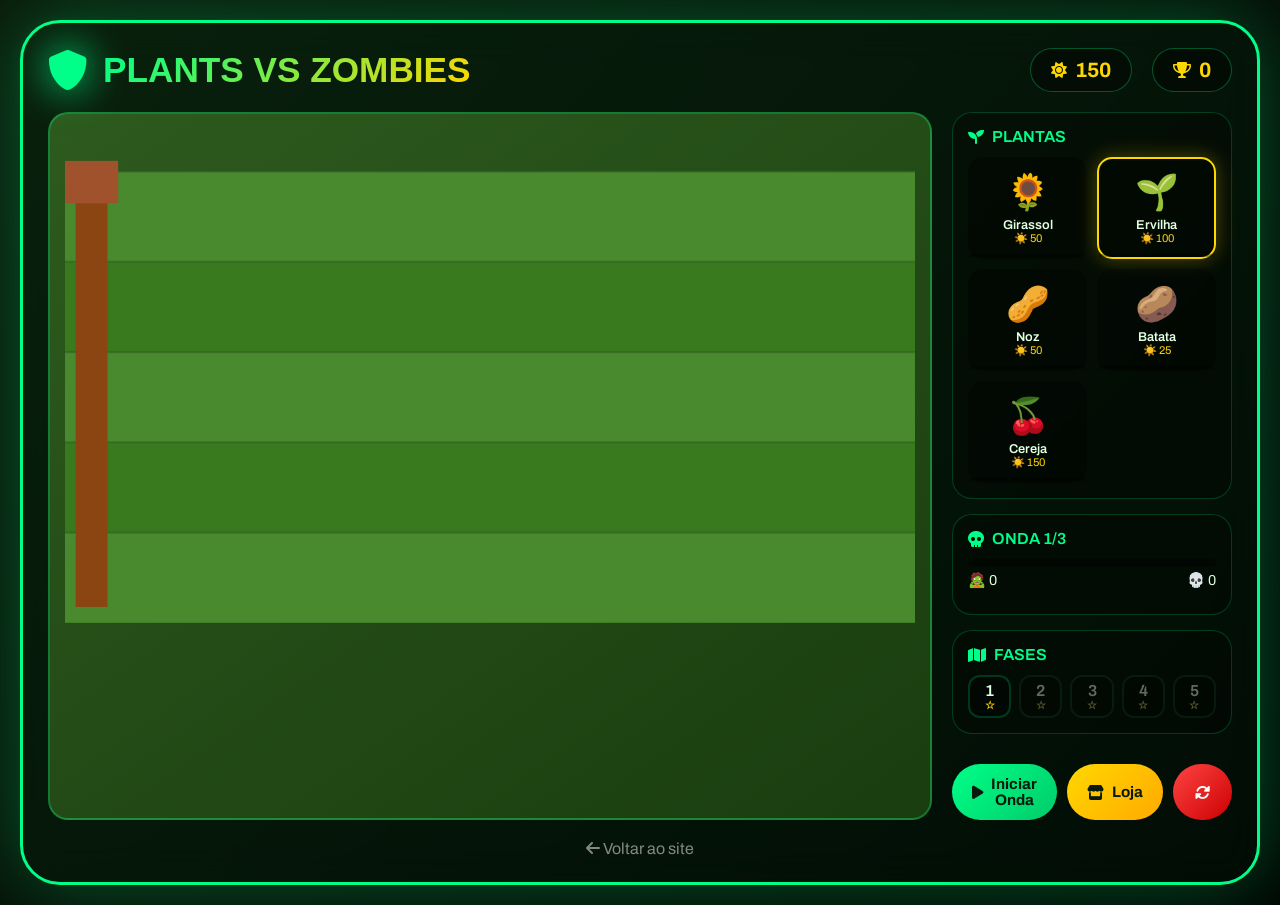
<file: jogo-pvz.html>
<!DOCTYPE html>
<html lang="pt-BR">
<head>
    <meta charset="UTF-8">
    <meta name="viewport" content="width=device-width, initial-scale=1.0, maximum-scale=5.0, user-scalable=no">
    <title>🌱 Plants vs Zombies | AGRO+VERDE</title>
    <link href="https://fonts.googleapis.com/css2?family=Clash+Display:wght@400;600;700&family=Archivo:wght@400;500;600;700&display=swap" rel="stylesheet">
    <link rel="stylesheet" href="https://cdnjs.cloudflare.com/ajax/libs/font-awesome/6.0.0-beta3/css/all.min.css">
    <style>
        :root {
            --verde-neon: #00ff88;
            --verde-escuro: #0a1a0a;
            --verde-medio: #1a3a1a;
            --dourado: #ffd700;
            --roxo: #a855f7;
            --vermelho: #ff4444;
            --azul: #4fc3f7;
        }

        * {
            margin: 0;
            padding: 0;
            box-sizing: border-box;
        }

        body {
            font-family: 'Archivo', sans-serif;
            background: linear-gradient(135deg, var(--verde-escuro) 0%, #020502 100%);
            color: #e0ffe0;
            min-height: 100vh;
            display: flex;
            align-items: center;
            justify-content: center;
            padding: 20px;
        }

        .game-container {
            max-width: 1300px;
            width: 100%;
            background: rgba(0, 255, 136, 0.03);
            backdrop-filter: blur(20px);
            border: 3px solid var(--verde-neon);
            border-radius: 40px;
            padding: 25px;
            box-shadow: 0 0 80px rgba(0, 255, 136, 0.3);
        }

        /* Header */
        .game-header {
            display: flex;
            justify-content: space-between;
            align-items: center;
            margin-bottom: 20px;
            flex-wrap: wrap;
            gap: 15px;
        }

        .game-title {
            display: flex;
            align-items: center;
            gap: 15px;
        }

        .game-title i {
            font-size: 2.5rem;
            color: var(--verde-neon);
            filter: drop-shadow(0 0 20px var(--verde-neon));
        }

        .game-title h1 {
            font-family: 'Clash Display', sans-serif;
            font-size: 2.2rem;
            background: linear-gradient(135deg, var(--verde-neon), var(--dourado));
            -webkit-background-clip: text;
            background-clip: text;
            color: transparent;
        }

        .game-stats {
            display: flex;
            gap: 20px;
        }

        .stat-badge {
            display: flex;
            align-items: center;
            gap: 8px;
            background: rgba(0, 0, 0, 0.4);
            padding: 10px 20px;
            border-radius: 40px;
            border: 1px solid rgba(0, 255, 136, 0.3);
        }

        .stat-badge i {
            color: var(--dourado);
        }

        .stat-badge span {
            font-size: 1.3rem;
            font-weight: 700;
            color: var(--dourado);
        }

        /* Área do jogo */
        .game-area {
            display: grid;
            grid-template-columns: 1fr 280px;
            gap: 20px;
        }

        /* Canvas do jogo */
        .battlefield {
            background: linear-gradient(145deg, #2d5a1e, #1a3d0f);
            border-radius: 20px;
            padding: 15px;
            border: 2px solid rgba(0, 255, 136, 0.3);
        }

        #gameCanvas {
            display: block;
            width: 100%;
            height: auto;
            border-radius: 15px;
            cursor: crosshair;
        }

        /* Painel lateral */
        .side-panel {
            display: flex;
            flex-direction: column;
            gap: 15px;
        }

        /* Plantas disponíveis */
        .plants-panel {
            background: rgba(0, 0, 0, 0.3);
            border-radius: 20px;
            padding: 15px;
            border: 1px solid rgba(0, 255, 136, 0.2);
        }

        .panel-title {
            display: flex;
            align-items: center;
            gap: 8px;
            margin-bottom: 12px;
            color: var(--verde-neon);
            font-weight: 600;
        }

        .plants-grid {
            display: grid;
            grid-template-columns: repeat(2, 1fr);
            gap: 10px;
        }

        .plant-card {
            background: rgba(0, 0, 0, 0.3);
            border-radius: 15px;
            padding: 12px 8px;
            text-align: center;
            cursor: pointer;
            border: 2px solid transparent;
            transition: all 0.3s;
            position: relative;
        }

        .plant-card:hover {
            border-color: var(--verde-neon);
            transform: scale(1.05);
        }

        .plant-card.selected {
            border-color: var(--dourado);
            box-shadow: 0 0 20px rgba(255, 215, 0, 0.3);
        }

        .plant-card.disabled {
            opacity: 0.5;
            cursor: not-allowed;
            filter: grayscale(0.5);
        }

        .plant-emoji {
            font-size: 2.2rem;
            margin-bottom: 5px;
        }

        .plant-name {
            font-size: 0.8rem;
            font-weight: 600;
        }

        .plant-cost {
            font-size: 0.7rem;
            color: var(--dourado);
        }

        .plant-cooldown {
            position: absolute;
            bottom: 0;
            left: 0;
            right: 0;
            height: 3px;
            background: rgba(0, 0, 0, 0.3);
        }

        .cooldown-fill {
            height: 100%;
            width: 0%;
            background: var(--dourado);
            transition: width 0.1s;
        }

        /* Wave info */
        .wave-info {
            background: rgba(0, 0, 0, 0.3);
            border-radius: 20px;
            padding: 15px;
            border: 1px solid rgba(0, 255, 136, 0.2);
        }

        .wave-progress {
            margin: 10px 0;
        }

        .wave-bar {
            height: 8px;
            background: rgba(0, 0, 0, 0.3);
            border-radius: 10px;
            overflow: hidden;
        }

        .wave-fill {
            height: 100%;
            background: linear-gradient(90deg, var(--verde-neon), var(--dourado));
            border-radius: 10px;
            transition: width 0.3s;
        }

        .zombies-count {
            display: flex;
            justify-content: space-between;
            margin-top: 5px;
            font-size: 0.9rem;
        }

        /* Fases */
        .phases-panel {
            background: rgba(0, 0, 0, 0.3);
            border-radius: 20px;
            padding: 15px;
            border: 1px solid rgba(0, 255, 136, 0.2);
        }

        .phases-grid {
            display: grid;
            grid-template-columns: repeat(5, 1fr);
            gap: 8px;
            margin-top: 10px;
        }

        .phase-btn {
            aspect-ratio: 1;
            background: rgba(0, 0, 0, 0.3);
            border: 2px solid rgba(0, 255, 136, 0.2);
            border-radius: 12px;
            display: flex;
            flex-direction: column;
            align-items: center;
            justify-content: center;
            cursor: pointer;
            transition: all 0.3s;
            color: #e0ffe0;
            font-weight: 600;
        }

        .phase-btn:hover {
            border-color: var(--verde-neon);
            transform: scale(1.05);
        }

        .phase-btn.locked {
            opacity: 0.4;
            cursor: not-allowed;
            filter: grayscale(0.5);
        }

        .phase-btn.completed {
            border-color: var(--dourado);
        }

        .phase-stars {
            color: var(--dourado);
            font-size: 0.7rem;
        }

        /* Botões */
        .action-buttons {
            display: flex;
            gap: 10px;
            margin-top: 15px;
        }

        .btn {
            padding: 12px 20px;
            border-radius: 40px;
            font-weight: 700;
            border: none;
            cursor: pointer;
            display: inline-flex;
            align-items: center;
            justify-content: center;
            gap: 8px;
            transition: all 0.3s;
            font-size: 0.95rem;
            font-family: 'Archivo', sans-serif;
            flex: 1;
        }

        .btn-primary {
            background: linear-gradient(135deg, var(--verde-neon), #00cc6a);
            color: var(--verde-escuro);
        }

        .btn-primary:hover {
            transform: translateY(-3px);
            box-shadow: 0 0 30px rgba(0, 255, 136, 0.5);
        }

        .btn-warning {
            background: linear-gradient(135deg, var(--dourado), #ffaa00);
            color: var(--verde-escuro);
        }

        .btn-warning:hover {
            transform: translateY(-3px);
            box-shadow: 0 0 30px rgba(255, 215, 0, 0.5);
        }

        .btn-danger {
            background: linear-gradient(135deg, var(--vermelho), #cc0000);
            color: white;
        }

        /* Game Over / Victory */
        .modal-overlay {
            position: fixed;
            inset: 0;
            background: rgba(0, 0, 0, 0.8);
            backdrop-filter: blur(10px);
            display: none;
            align-items: center;
            justify-content: center;
            z-index: 1000;
        }

        .modal-content {
            background: linear-gradient(135deg, #0a1a0a, #1a2a1a);
            border: 3px solid var(--verde-neon);
            border-radius: 40px;
            padding: 40px;
            max-width: 400px;
            width: 90%;
            text-align: center;
        }

        .modal-title {
            font-family: 'Clash Display', sans-serif;
            font-size: 2.5rem;
            margin-bottom: 20px;
        }

        .victory-title {
            color: var(--dourado);
        }

        .defeat-title {
            color: var(--vermelho);
        }

        .stars-earned {
            font-size: 2rem;
            margin: 20px 0;
        }

        /* Loja de upgrades */
        .shop-modal .plant-upgrade {
            display: flex;
            align-items: center;
            justify-content: space-between;
            padding: 12px;
            background: rgba(0, 0, 0, 0.2);
            border-radius: 15px;
            margin-bottom: 10px;
        }

        .upgrade-btn {
            padding: 8px 16px;
            background: var(--dourado);
            color: var(--verde-escuro);
            border: none;
            border-radius: 30px;
            font-weight: 600;
            cursor: pointer;
        }

        /* Voltar */
        .back-link {
            display: block;
            text-align: center;
            margin-top: 20px;
            color: rgba(255, 255, 255, 0.5);
            text-decoration: none;
        }

        .back-link:hover {
            color: var(--verde-neon);
        }

        /* Notificação */
        .notification {
            position: fixed;
            bottom: 30px;
            left: 50%;
            transform: translateX(-50%);
            background: rgba(10, 20, 10, 0.95);
            border: 2px solid var(--verde-neon);
            border-radius: 60px;
            padding: 16px 30px;
            z-index: 1001;
            animation: slideUp 0.3s;
        }

        @keyframes slideUp {
            from { opacity: 0; transform: translate(-50%, 20px); }
            to { opacity: 1; transform: translate(-50%, 0); }
        }

        /* Responsivo */
        @media (max-width: 900px) {
            .game-area {
                grid-template-columns: 1fr;
            }
            
            .phases-grid {
                grid-template-columns: repeat(5, 1fr);
            }
        }

        @media (max-width: 500px) {
            .game-container {
                padding: 15px;
            }
            
            .game-title h1 {
                font-size: 1.5rem;
            }
        }
    </style>
</head>
<body>
    <div class="game-container">
        <!-- Header -->
        <div class="game-header">
            <div class="game-title">
                <i class="fas fa-shield-alt"></i>
                <h1>PLANTS VS ZOMBIES</h1>
            </div>
            <div class="game-stats">
                <div class="stat-badge">
                    <i class="fas fa-sun"></i>
                    <span id="sunDisplay">50</span>
                </div>
                <div class="stat-badge">
                    <i class="fas fa-trophy"></i>
                    <span id="starsDisplay">0</span>
                </div>
            </div>
        </div>

        <!-- Área do jogo -->
        <div class="game-area">
            <!-- Campo de batalha -->
            <div class="battlefield">
                <canvas id="gameCanvas" width="800" height="500"></canvas>
            </div>

            <!-- Painel lateral -->
            <div class="side-panel">
                <!-- Plantas -->
                <div class="plants-panel">
                    <div class="panel-title">
                        <i class="fas fa-seedling"></i>
                        <span>PLANTAS</span>
                    </div>
                    <div class="plants-grid" id="plantsGrid"></div>
                </div>

                <!-- Wave info -->
                <div class="wave-info">
                    <div class="panel-title">
                        <i class="fas fa-skull"></i>
                        <span>ONDA <span id="waveNumber">1</span>/<span id="totalWaves">3</span></span>
                    </div>
                    <div class="wave-progress">
                        <div class="wave-bar">
                            <div class="wave-fill" id="waveFill" style="width: 0%"></div>
                        </div>
                        <div class="zombies-count">
                            <span>🧟 <span id="zombiesAlive">0</span></span>
                            <span>💀 <span id="zombiesKilled">0</span></span>
                        </div>
                    </div>
                </div>

                <!-- Fases -->
                <div class="phases-panel">
                    <div class="panel-title">
                        <i class="fas fa-map"></i>
                        <span>FASES</span>
                    </div>
                    <div class="phases-grid" id="phasesGrid"></div>
                </div>

                <!-- Botões -->
                <div class="action-buttons">
                    <button class="btn btn-primary" id="startWaveBtn">
                        <i class="fas fa-play"></i> Iniciar Onda
                    </button>
                    <button class="btn btn-warning" id="shopBtn">
                        <i class="fas fa-store"></i> Loja
                    </button>
                    <button class="btn btn-danger" id="resetBtn">
                        <i class="fas fa-rotate"></i>
                    </button>
                </div>
            </div>
        </div>

        <!-- Voltar -->
        <a href="index.html" class="back-link"><i class="fas fa-arrow-left"></i> Voltar ao site</a>
    </div>

    <!-- Modal de Vitória/Derrota -->
    <div class="modal-overlay" id="resultModal">
        <div class="modal-content">
            <div class="modal-title" id="modalTitle"></div>
            <div class="stars-earned" id="starsEarned"></div>
            <p id="modalMessage"></p>
            <button class="btn btn-primary" id="modalContinue" style="margin-top: 20px;">Continuar</button>
        </div>
    </div>

    <!-- Modal da Loja -->
    <div class="modal-overlay" id="shopModal">
        <div class="modal-content" style="max-width: 500px;">
            <h2 class="modal-title" style="color: var(--dourado);"><i class="fas fa-store"></i> LOJA</h2>
            <div id="shopUpgrades"></div>
            <p style="margin: 20px 0;">⭐ Estrelas: <span id="shopStars">0</span></p>
            <button class="btn btn-warning" id="closeShop">FECHAR</button>
        </div>
    </div>

    <script>
        // ===== CONFIGURAÇÃO DAS PLANTAS =====
        const PLANTS = {
            sunflower: {
                name: 'Girassol',
                emoji: '🌻',
                cost: 50,
                health: 80,
                cooldown: 150,
                sunProduction: 25,
                upgradeLevel: 1
            },
            peashooter: {
                name: 'Ervilha',
                emoji: '🌱',
                cost: 100,
                health: 100,
                cooldown: 100,
                damage: 20,
                upgradeLevel: 1
            },
            wallnut: {
                name: 'Noz',
                emoji: '🥜',
                cost: 50,
                health: 400,
                cooldown: 200,
                upgradeLevel: 1
            },
            potato: {
                name: 'Batata',
                emoji: '🥔',
                cost: 25,
                health: 50,
                cooldown: 250,
                damage: 1800,
                explodeRadius: 60,
                upgradeLevel: 1
            },
            cherry: {
                name: 'Cereja',
                emoji: '🍒',
                cost: 150,
                health: 50,
                cooldown: 300,
                damage: 90,
                splashRadius: 80,
                upgradeLevel: 1
            }
        };

        // ===== CONFIGURAÇÃO DOS ZUMBIS =====
        const ZOMBIES = {
            basic: { name: 'Zumbi', emoji: '🧟', health: 100, speed: 0.8, damage: 10, reward: 10 },
            cone: { name: 'Capacete', emoji: '⛑️', health: 200, speed: 0.7, damage: 15, reward: 15 },
            fast: { name: 'Rápido', emoji: '🏃', health: 80, speed: 1.5, damage: 8, reward: 12 },
            giant: { name: 'Gigante', emoji: '👹', health: 500, speed: 0.4, damage: 30, reward: 30 },
            dancer: { name: 'Bailarina', emoji: '💃', health: 120, speed: 1.2, damage: 12, reward: 18 }
        };

        // ===== CONFIGURAÇÃO DAS FASES =====
        const PHASES = [
            { name: 'Dia', waves: 3, zombies: ['basic'], reward: 1 },
            { name: 'Noite', waves: 4, zombies: ['basic', 'cone'], reward: 2 },
            { name: 'Piscina', waves: 4, zombies: ['basic', 'cone', 'fast'], reward: 2 },
            { name: 'Telhado', waves: 5, zombies: ['basic', 'cone', 'fast', 'giant'], reward: 3 },
            { name: 'BOSS', waves: 1, zombies: ['giant', 'dancer'], reward: 5, boss: true }
        ];

        // ===== ESTADO DO JOGO =====
        class PlantsVsZombies {
            constructor() {
                this.canvas = document.getElementById('gameCanvas');
                this.ctx = this.canvas.getContext('2d');
                
                this.sun = 150;
                this.stars = parseInt(localStorage.getItem('pvzStars')) || 0;
                this.unlockedPhases = parseInt(localStorage.getItem('pvzPhases')) || 1;
                this.completedPhases = JSON.parse(localStorage.getItem('pvzCompleted')) || [];
                
                this.currentPhase = 0;
                this.currentWave = 0;
                this.waveInProgress = false;
                this.gameOver = false;
                this.victory = false;
                
                this.plants = [];
                this.zombies = [];
                this.projectiles = [];
                this.suns = [];
                this.particles = [];
                
                this.selectedPlant = 'peashooter';
                this.plantCooldowns = {};
                this.frameCount = 0;
                
                this.upgrades = JSON.parse(localStorage.getItem('pvzUpgrades')) || {};
                
                this.init();
            }
            
            init() {
                this.renderPlants();
                this.renderPhases();
                this.setupEventListeners();
                this.updateUI();
                this.gameLoop();
            }
            
            renderPlants() {
                const grid = document.getElementById('plantsGrid');
                grid.innerHTML = '';
                
                Object.entries(PLANTS).forEach(([key, plant]) => {
                    const upgrade = this.upgrades[key] || 1;
                    const cost = Math.floor(plant.cost * (1 + (upgrade - 1) * 0.2));
                    
                    const card = document.createElement('div');
                    card.className = `plant-card ${this.selectedPlant === key ? 'selected' : ''}`;
                    card.innerHTML = `
                        <div class="plant-emoji">${plant.emoji}</div>
                        <div class="plant-name">${plant.name}</div>
                        <div class="plant-cost">☀️ ${cost}</div>
                        <div class="plant-cooldown">
                            <div class="cooldown-fill" id="cooldown-${key}" style="width: 0%"></div>
                        </div>
                    `;
                    
                    card.addEventListener('click', () => {
                        if (this.sun >= cost && !this.waveInProgress) {
                            this.selectedPlant = key;
                            this.renderPlants();
                        }
                    });
                    
                    grid.appendChild(card);
                });
            }
            
            renderPhases() {
                const grid = document.getElementById('phasesGrid');
                grid.innerHTML = '';
                
                PHASES.forEach((phase, index) => {
                    const isUnlocked = index < this.unlockedPhases;
                    const isCompleted = this.completedPhases.includes(index);
                    
                    const btn = document.createElement('div');
                    btn.className = `phase-btn ${!isUnlocked ? 'locked' : ''} ${isCompleted ? 'completed' : ''}`;
                    btn.innerHTML = `
                        <div>${index + 1}</div>
                        <div class="phase-stars">${isCompleted ? '★★★' : '☆'}</div>
                    `;
                    
                    if (isUnlocked) {
                        btn.addEventListener('click', () => this.loadPhase(index));
                    }
                    
                    grid.appendChild(btn);
                });
            }
            
            loadPhase(index) {
                if (index >= this.unlockedPhases) return;
                
                this.currentPhase = index;
                this.currentWave = 0;
                this.waveInProgress = false;
                this.gameOver = false;
                this.victory = false;
                this.plants = [];
                this.zombies = [];
                this.projectiles = [];
                this.suns = [];
                
                document.getElementById('waveNumber').textContent = '1';
                document.getElementById('totalWaves').textContent = PHASES[index].waves;
                
                this.showNotification(`🌙 Fase ${index + 1}: ${PHASES[index].name}`, 'info');
                this.updateUI();
            }
            
            startWave() {
                if (this.waveInProgress || this.gameOver || this.victory) return;
                if (this.currentWave >= PHASES[this.currentPhase].waves) return;
                
                this.waveInProgress = true;
                this.currentWave++;
                
                const phase = PHASES[this.currentPhase];
                const zombieCount = 5 + this.currentWave * 3;
                
                for (let i = 0; i < zombieCount; i++) {
                    setTimeout(() => {
                        if (!this.waveInProgress) return;
                        
                        const zombieType = phase.zombies[Math.floor(Math.random() * phase.zombies.length)];
                        const row = Math.floor(Math.random() * 5);
                        
                        this.zombies.push({
                            type: zombieType,
                            ...ZOMBIES[zombieType],
                            row,
                            x: 800,
                            y: 60 + row * 85,
                            health: ZOMBIES[zombieType].health,
                            maxHealth: ZOMBIES[zombieType].health
                        });
                    }, i * 500);
                }
                
                document.getElementById('waveNumber').textContent = this.currentWave;
                this.showNotification(`🌊 Onda ${this.currentWave} iniciada!`, 'warning');
            }
            
            update() {
                if (!this.waveInProgress || this.gameOver || this.victory) return;
                
                this.frameCount++;
                
                // Produção de sol
                if (this.frameCount % 60 === 0) {
                    this.sun += 5;
                }
                
                // Plantas produzem sol
                this.plants.forEach(plant => {
                    if (plant.type === 'sunflower' && this.frameCount % 120 === 0) {
                        const upgrade = this.upgrades.sunflower || 1;
                        this.sun += PLANTS.sunflower.sunProduction * upgrade;
                        
                        // Sol visual
                        this.suns.push({
                            x: plant.x + 20,
                            y: plant.y - 10,
                            collected: false
                        });
                    }
                });
                
                // Plantas atiram
                this.plants.forEach(plant => {
                    if (plant.type === 'peashooter' && this.frameCount % 30 === 0) {
                        const upgrade = this.upgrades.peashooter || 1;
                        this.projectiles.push({
                            x: plant.x + 30,
                            y: plant.y + 10,
                            row: plant.row,
                            damage: PLANTS.peashooter.damage * upgrade
                        });
                    }
                    
                    if (plant.type === 'cherry' && this.frameCount % 90 === 0) {
                        const upgrade = this.upgrades.cherry || 1;
                        this.zombies.forEach(zombie => {
                            if (zombie.row === plant.row && Math.abs(zombie.x - plant.x) < 100) {
                                this.createExplosion(plant.x, plant.y);
                                zombie.health -= PLANTS.cherry.damage * upgrade;
                            }
                        });
                    }
                });
                
                // Projéteis
                this.projectiles = this.projectiles.filter(p => {
                    p.x += 5;
                    
                    let hit = false;
                    this.zombies.forEach(z => {
                        if (z.row === p.row && Math.abs(z.x - p.x) < 25 && !hit) {
                            z.health -= p.damage;
                            hit = true;
                            this.particles.push({ x: p.x, y: p.y, type: 'hit', life: 10 });
                        }
                    });
                    
                    return !hit && p.x < 850;
                });
                
                // Zumbis
                this.zombies = this.zombies.filter(zombie => {
                    zombie.x -= zombie.speed;
                    
                    // Colisão com plantas
                    this.plants.forEach(plant => {
                        if (plant.row === zombie.row && Math.abs(zombie.x - plant.x) < 30) {
                            plant.health -= zombie.damage * 0.1;
                            zombie.health -= 2;
                            
                            if (plant.type === 'potato' && plant.health <= 50) {
                                this.createExplosion(plant.x, plant.y);
                                this.zombies.forEach(z => {
                                    if (Math.abs(z.x - plant.x) < PLANTS.potato.explodeRadius) {
                                        z.health -= PLANTS.potato.damage;
                                    }
                                });
                                plant.health = 0;
                            }
                        }
                    });
                    
                    // Zumbi chegou na casa
                    if (zombie.x < 30) {
                        this.gameOver = true;
                        this.showDefeat();
                    }
                    
                    return zombie.health > 0 && zombie.x >= 30;
                });
                
                // Plantas mortas
                this.plants = this.plants.filter(p => p.health > 0);
                
                // Coleta de sol
                this.suns = this.suns.filter(sun => {
                    if (!sun.collected && Math.abs(sun.x - 400) < 30 && Math.abs(sun.y - 100) < 30) {
                        sun.collected = true;
                        this.sun += 25;
                        return false;
                    }
                    return !sun.collected;
                });
                
                // Verifica fim da wave
                if (this.zombies.length === 0 && this.waveInProgress) {
                    this.waveInProgress = false;
                    
                    if (this.currentWave >= PHASES[this.currentPhase].waves) {
                        this.victory = true;
                        this.completePhase();
                    } else {
                        this.showNotification(`✅ Onda ${this.currentWave} completa!`, 'success');
                    }
                }
                
                this.updateUI();
            }
            
            createExplosion(x, y) {
                for (let i = 0; i < 20; i++) {
                    this.particles.push({
                        x: x + (Math.random() - 0.5) * 60,
                        y: y + (Math.random() - 0.5) * 60,
                        vx: (Math.random() - 0.5) * 8,
                        vy: (Math.random() - 0.5) * 8,
                        type: 'explosion',
                        life: 20 + Math.random() * 20
                    });
                }
            }
            
            completePhase() {
                const phase = PHASES[this.currentPhase];
                this.stars += phase.reward;
                
                if (!this.completedPhases.includes(this.currentPhase)) {
                    this.completedPhases.push(this.currentPhase);
                }
                
                if (this.currentPhase + 1 > this.unlockedPhases) {
                    this.unlockedPhases = this.currentPhase + 1;
                }
                
                localStorage.setItem('pvzStars', this.stars);
                localStorage.setItem('pvzPhases', this.unlockedPhases);
                localStorage.setItem('pvzCompleted', JSON.stringify(this.completedPhases));
                
                this.showVictory();
                this.renderPhases();
                this.updateUI();
            }
            
            draw() {
                this.ctx.clearRect(0, 0, 800, 500);
                
                // Gramado
                for (let i = 0; i < 5; i++) {
                    this.ctx.fillStyle = i % 2 === 0 ? '#4a8a2e' : '#3a7a1e';
                    this.ctx.fillRect(0, i * 85 + 40, 800, 85);
                    
                    this.ctx.strokeStyle = '#2a5a1e';
                    this.ctx.lineWidth = 1;
                    this.ctx.beginPath();
                    this.ctx.moveTo(0, i * 85 + 40);
                    this.ctx.lineTo(800, i * 85 + 40);
                    this.ctx.stroke();
                }
                
                // Casa
                this.ctx.fillStyle = '#8B4513';
                this.ctx.fillRect(10, 50, 30, 400);
                this.ctx.fillStyle = '#A0522D';
                this.ctx.fillRect(0, 30, 50, 40);
                
                // Plantas
                this.plants.forEach(plant => {
                    this.ctx.font = '35px Arial';
                    this.ctx.textAlign = 'center';
                    this.ctx.textBaseline = 'middle';
                    this.ctx.fillText(PLANTS[plant.type].emoji, plant.x, plant.y);
                    
                    // Barra de vida
                    this.ctx.fillStyle = '#333';
                    this.ctx.fillRect(plant.x - 25, plant.y - 35, 50, 6);
                    const healthPercent = plant.health / PLANTS[plant.type].health;
                    this.ctx.fillStyle = healthPercent > 0.5 ? '#00ff88' : '#ffd700';
                    this.ctx.fillRect(plant.x - 25, plant.y - 35, 50 * healthPercent, 6);
                });
                
                // Zumbis
                this.zombies.forEach(zombie => {
                    this.ctx.font = '40px Arial';
                    this.ctx.fillText(zombie.emoji, zombie.x, zombie.y);
                    
                    // Barra de vida
                    this.ctx.fillStyle = '#333';
                    this.ctx.fillRect(zombie.x - 25, zombie.y - 45, 50, 6);
                    const healthPercent = zombie.health / zombie.maxHealth;
                    this.ctx.fillStyle = '#ff4444';
                    this.ctx.fillRect(zombie.x - 25, zombie.y - 45, 50 * healthPercent, 6);
                });
                
                // Projéteis
                this.projectiles.forEach(p => {
                    this.ctx.fillStyle = '#ffff00';
                    this.ctx.shadowColor = '#ffff00';
                    this.ctx.shadowBlur = 10;
                    this.ctx.beginPath();
                    this.ctx.arc(p.x, p.y, 5, 0, Math.PI * 2);
                    this.ctx.fill();
                    this.ctx.shadowBlur = 0;
                });
                
                // Sóis
                this.suns.forEach(sun => {
                    this.ctx.fillStyle = '#ffd700';
                    this.ctx.shadowColor = '#ffd700';
                    this.ctx.shadowBlur = 15;
                    this.ctx.beginPath();
                    this.ctx.arc(sun.x, sun.y, 12, 0, Math.PI * 2);
                    this.ctx.fill();
                    this.ctx.shadowBlur = 0;
                    this.ctx.fillStyle = '#fff7b0';
                    this.ctx.beginPath();
                    this.ctx.arc(sun.x - 3, sun.y - 3, 4, 0, Math.PI * 2);
                    this.ctx.fill();
                });
                
                // Partículas
                this.particles = this.particles.filter(p => {
                    p.x += p.vx || 0;
                    p.y += p.vy || 0;
                    p.life--;
                    
                    this.ctx.fillStyle = p.type === 'explosion' ? '#ff6600' : '#ffff00';
                    this.ctx.beginPath();
                    this.ctx.arc(p.x, p.y, 3, 0, Math.PI * 2);
                    this.ctx.fill();
                    
                    return p.life > 0;
                });
            }
            
            plantAt(col, row) {
                const cost = Math.floor(PLANTS[this.selectedPlant].cost * (1 + ((this.upgrades[this.selectedPlant] || 1) - 1) * 0.2));
                
                if (this.sun < cost) {
                    this.showNotification('☀️ Sol insuficiente!', 'error');
                    return;
                }
                
                if (this.plants.some(p => p.col === col && p.row === row)) {
                    this.showNotification('❌ Já tem uma planta aí!', 'error');
                    return;
                }
                
                this.sun -= cost;
                this.plants.push({
                    type: this.selectedPlant,
                    col, row,
                    x: col * 90 + 100,
                    y: row * 85 + 80,
                    health: PLANTS[this.selectedPlant].health
                });
                
                this.renderPlants();
            }
            
            updateUI() {
                document.getElementById('sunDisplay').textContent = Math.floor(this.sun);
                document.getElementById('starsDisplay').textContent = this.stars;
                document.getElementById('zombiesAlive').textContent = this.zombies.length;
                
                const wavePercent = (this.currentWave / PHASES[this.currentPhase].waves) * 100;
                document.getElementById('waveFill').style.width = wavePercent + '%';
            }
            
            showVictory() {
                document.getElementById('modalTitle').className = 'modal-title victory-title';
                document.getElementById('modalTitle').textContent = '🏆 VITÓRIA! 🏆';
                document.getElementById('starsEarned').innerHTML = '⭐⭐⭐';
                document.getElementById('modalMessage').textContent = `Você ganhou ${PHASES[this.currentPhase].reward} estrelas!`;
                document.getElementById('resultModal').style.display = 'flex';
            }
            
            showDefeat() {
                document.getElementById('modalTitle').className = 'modal-title defeat-title';
                document.getElementById('modalTitle').textContent = '💀 DERROTA 💀';
                document.getElementById('starsEarned').innerHTML = '';
                document.getElementById('modalMessage').textContent = 'Os zumbis comeram seu cérebro... Tente novamente!';
                document.getElementById('resultModal').style.display = 'flex';
            }
            
            showNotification(text, type) {
                const existing = document.querySelector('.notification');
                if (existing) existing.remove();
                
                const notif = document.createElement('div');
                notif.className = 'notification';
                notif.innerHTML = text;
                document.body.appendChild(notif);
                
                setTimeout(() => notif.remove(), 2000);
            }
            
            gameLoop() {
                this.update();
                this.draw();
                requestAnimationFrame(() => this.gameLoop());
            }
            
            setupEventListeners() {
                this.canvas.addEventListener('click', (e) => {
                    if (this.waveInProgress) return;
                    
                    const rect = this.canvas.getBoundingClientRect();
                    const x = e.clientX - rect.left;
                    const y = e.clientY - rect.top;
                    
                    const col = Math.floor((x - 60) / 90);
                    const row = Math.floor((y - 40) / 85);
                    
                    if (col >= 0 && col < 7 && row >= 0 && row < 5) {
                        this.plantAt(col, row);
                    }
                });
                
                document.getElementById('startWaveBtn').addEventListener('click', () => this.startWave());
                
                document.getElementById('shopBtn').addEventListener('click', () => {
                    this.renderShop();
                    document.getElementById('shopModal').style.display = 'flex';
                });
                
                document.getElementById('closeShop').addEventListener('click', () => {
                    document.getElementById('shopModal').style.display = 'none';
                });
                
                document.getElementById('resetBtn').addEventListener('click', () => {
                    if (confirm('Reiniciar o progresso?')) {
                        localStorage.clear();
                        location.reload();
                    }
                });
                
                document.getElementById('modalContinue').addEventListener('click', () => {
                    document.getElementById('resultModal').style.display = 'none';
                    if (this.victory) {
                        this.loadPhase(this.currentPhase + 1);
                    } else {
                        this.loadPhase(this.currentPhase);
                    }
                });
            }
            
            renderShop() {
                const container = document.getElementById('shopUpgrades');
                container.innerHTML = '';
                
                Object.entries(PLANTS).forEach(([key, plant]) => {
                    const level = this.upgrades[key] || 1;
                    const cost = 5 * level;
                    
                    const div = document.createElement('div');
                    div.className = 'plant-upgrade';
                    div.innerHTML = `
                        <span>${plant.emoji} ${plant.name} Nv.${level}</span>
                        <button class="upgrade-btn" data-plant="${key}" data-cost="${cost}">
                            ⭐ ${cost} Melhorar
                        </button>
                    `;
                    container.appendChild(div);
                });
                
                document.getElementById('shopStars').textContent = this.stars;
                
                document.querySelectorAll('.upgrade-btn').forEach(btn => {
                    btn.addEventListener('click', (e) => {
                        const plant = e.target.dataset.plant;
                        const cost = parseInt(e.target.dataset.cost);
                        
                        if (this.stars >= cost) {
                            this.stars -= cost;
                            this.upgrades[plant] = (this.upgrades[plant] || 1) + 1;
                            localStorage.setItem('pvzStars', this.stars);
                            localStorage.setItem('pvzUpgrades', JSON.stringify(this.upgrades));
                            this.renderShop();
                            this.renderPlants();
                            this.updateUI();
                            this.showNotification(`✅ ${PLANTS[plant].name} melhorada!`, 'success');
                        } else {
                            this.showNotification('❌ Estrelas insuficientes!', 'error');
                        }
                    });
                });
            }
        }
        
        // Inicializa o jogo
        const game = new PlantsVsZombies();
    </script>
</body>
</html>
</file>
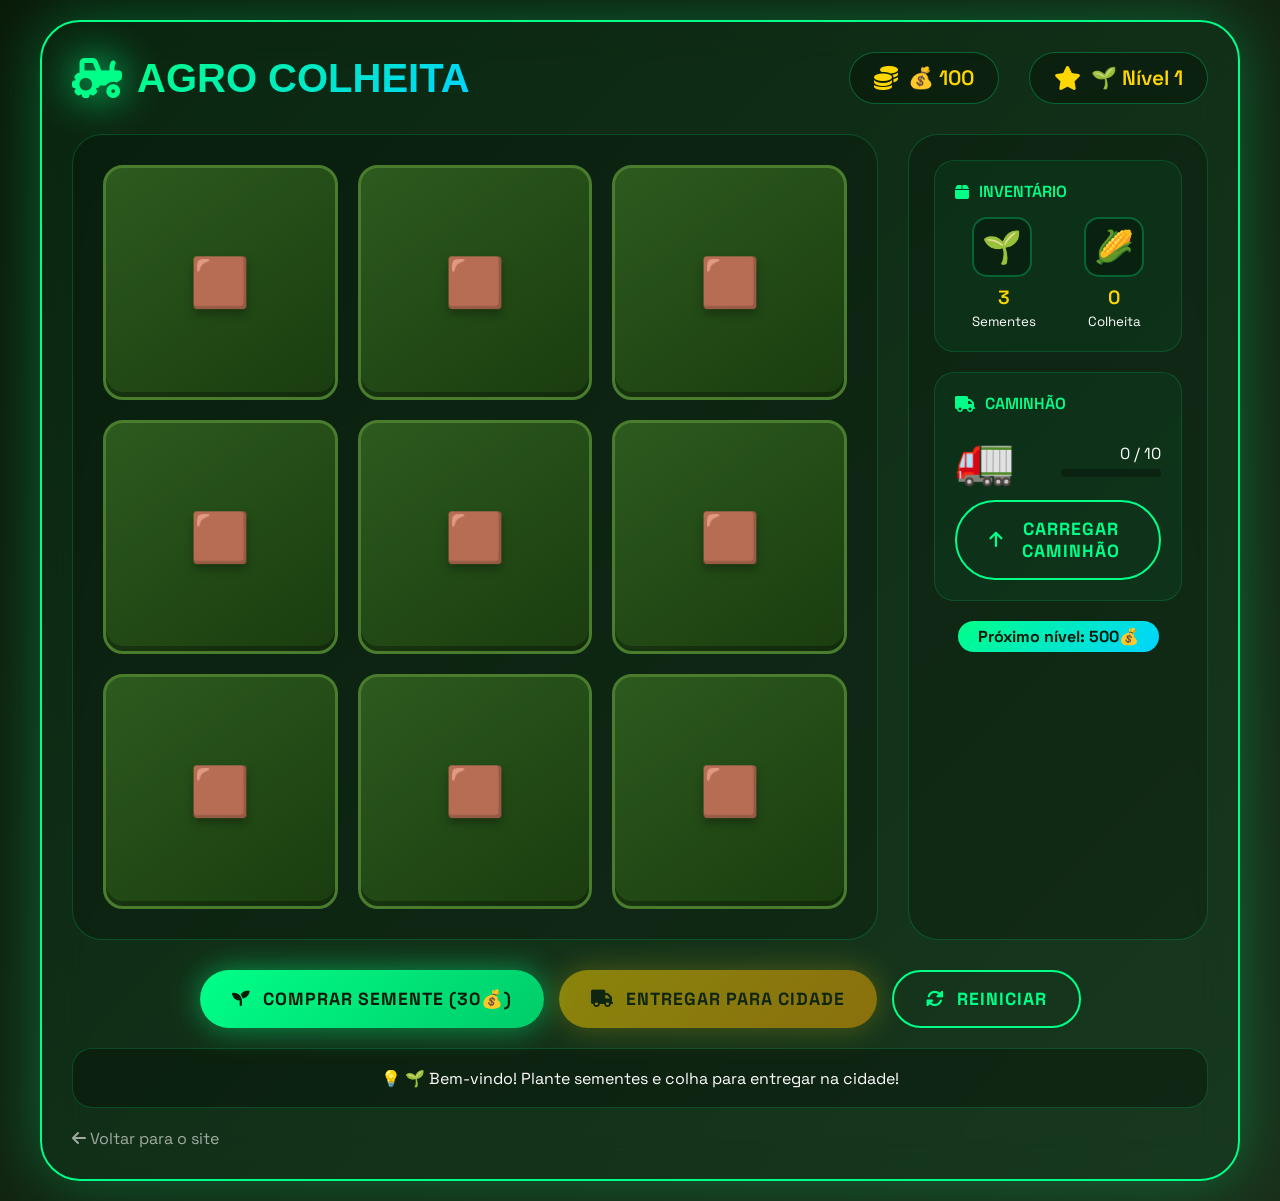
<file: jogo.html>
<!DOCTYPE html>
<html lang="pt-BR">
<head>
    <meta charset="UTF-8">
    <meta name="viewport" content="width=device-width, initial-scale=1.0">
    <title>AGRO+VERDE | Jogo da Colheita</title>
    <link href="https://fonts.googleapis.com/css2?family=Space+Grotesk:wght@400;500;600;700&family=Clash+Display:wght@400;600;700&display=swap" rel="stylesheet">
    <link rel="stylesheet" href="https://cdnjs.cloudflare.com/ajax/libs/font-awesome/6.0.0-beta3/css/all.min.css">
    <style>
        * {
            margin: 0;
            padding: 0;
            box-sizing: border-box;
        }

        body {
            font-family: 'Space Grotesk', sans-serif;
            background: linear-gradient(135deg, #0a1a0a 0%, #1a2f1a 100%);
            min-height: 100vh;
            display: flex;
            align-items: center;
            justify-content: center;
            padding: 20px;
            color: #fff;
        }

        .game-container {
            max-width: 1200px;
            width: 100%;
            background: rgba(0, 255, 136, 0.05);
            backdrop-filter: blur(20px);
            border: 2px solid #00ff88;
            border-radius: 40px;
            padding: 30px;
            box-shadow: 0 0 60px rgba(0, 255, 136, 0.3);
        }

        .game-header {
            display: flex;
            justify-content: space-between;
            align-items: center;
            margin-bottom: 30px;
            flex-wrap: wrap;
            gap: 20px;
        }

        .game-title {
            display: flex;
            align-items: center;
            gap: 15px;
        }

        .game-title i {
            font-size: 2.5rem;
            color: #00ff88;
            filter: drop-shadow(0 0 20px #00ff88);
        }

        .game-title h1 {
            font-family: 'Clash Display', sans-serif;
            font-size: 2.5rem;
            background: linear-gradient(135deg, #00ff88, #00d4ff);
            -webkit-background-clip: text;
            background-clip: text;
            color: transparent;
        }

        .game-stats {
            display: flex;
            gap: 30px;
        }

        .stat {
            display: flex;
            align-items: center;
            gap: 10px;
            background: rgba(0, 0, 0, 0.3);
            padding: 12px 24px;
            border-radius: 60px;
            border: 1px solid rgba(0, 255, 136, 0.3);
        }

        .stat i {
            font-size: 1.5rem;
            color: #ffd700;
        }

        .stat span {
            font-size: 1.3rem;
            font-weight: 600;
            color: #ffd700;
        }

        .game-area {
            display: grid;
            grid-template-columns: 1fr 300px;
            gap: 30px;
            margin-bottom: 30px;
        }

        .farm-grid {
            display: grid;
            grid-template-columns: repeat(3, 1fr);
            gap: 20px;
            background: rgba(0, 0, 0, 0.2);
            padding: 30px;
            border-radius: 30px;
            border: 1px solid rgba(0, 255, 136, 0.2);
        }

        .farm-cell {
            aspect-ratio: 1;
            background: linear-gradient(145deg, #2d5a1e, #1a3d0f);
            border-radius: 20px;
            display: flex;
            flex-direction: column;
            align-items: center;
            justify-content: center;
            cursor: pointer;
            transition: all 0.3s ease;
            border: 3px solid #4a7c2e;
            box-shadow: inset 0 -5px 0 rgba(0, 0, 0, 0.3);
            position: relative;
            overflow: hidden;
        }

        .farm-cell:hover {
            transform: translateY(-5px);
            border-color: #00ff88;
            box-shadow: 0 10px 30px rgba(0, 255, 136, 0.3), inset 0 -5px 0 rgba(0, 0, 0, 0.3);
        }

        .farm-cell.planted {
            background: linear-gradient(145deg, #3a7a2e, #2d5a1e);
        }

        .farm-cell.ready {
            background: linear-gradient(145deg, #5a9e3e, #4a8a2e);
            border-color: #ffd700;
            animation: pulse 1.5s infinite;
        }

        @keyframes pulse {
            0%, 100% { box-shadow: 0 0 20px rgba(255, 215, 0, 0.5), inset 0 -5px 0 rgba(0, 0, 0, 0.3); }
            50% { box-shadow: 0 0 40px rgba(255, 215, 0, 0.8), inset 0 -5px 0 rgba(0, 0, 0, 0.3); }
        }

        .plant-emoji {
            font-size: 3rem;
            filter: drop-shadow(0 5px 5px rgba(0, 0, 0, 0.3));
        }

        .growth-bar {
            position: absolute;
            bottom: 5px;
            left: 10px;
            right: 10px;
            height: 4px;
            background: rgba(0, 0, 0, 0.3);
            border-radius: 2px;
            overflow: hidden;
        }

        .growth-fill {
            height: 100%;
            background: linear-gradient(90deg, #00ff88, #ffd700);
            width: 0%;
            transition: width 0.5s;
            border-radius: 2px;
        }

        .game-panel {
            background: rgba(0, 0, 0, 0.2);
            border-radius: 30px;
            padding: 25px;
            border: 1px solid rgba(0, 255, 136, 0.2);
            display: flex;
            flex-direction: column;
            gap: 20px;
        }

        .panel-section {
            background: rgba(0, 255, 136, 0.05);
            border-radius: 20px;
            padding: 20px;
            border: 1px solid rgba(0, 255, 136, 0.15);
        }

        .panel-title {
            display: flex;
            align-items: center;
            gap: 10px;
            margin-bottom: 15px;
            color: #00ff88;
            font-weight: 600;
        }

        .inventory {
            display: flex;
            gap: 15px;
            justify-content: space-around;
        }

        .inventory-item {
            text-align: center;
        }

        .inventory-icon {
            width: 60px;
            height: 60px;
            background: rgba(0, 0, 0, 0.3);
            border-radius: 15px;
            display: flex;
            align-items: center;
            justify-content: center;
            font-size: 2rem;
            margin-bottom: 8px;
            border: 2px solid rgba(0, 255, 136, 0.3);
        }

        .inventory-count {
            font-size: 1.2rem;
            font-weight: 600;
            color: #ffd700;
        }

        .truck-section {
            display: flex;
            align-items: center;
            justify-content: space-between;
            margin-top: 10px;
        }

        .truck-visual {
            font-size: 3rem;
            position: relative;
        }

        .truck-capacity {
            text-align: right;
        }

        .capacity-bar {
            width: 100px;
            height: 8px;
            background: rgba(0, 0, 0, 0.3);
            border-radius: 4px;
            overflow: hidden;
            margin-top: 5px;
        }

        .capacity-fill {
            height: 100%;
            background: linear-gradient(90deg, #00ff88, #00d4ff);
            width: 0%;
            transition: width 0.3s;
        }

        .game-actions {
            display: flex;
            gap: 15px;
            justify-content: center;
            flex-wrap: wrap;
        }

        .btn-game {
            padding: 16px 32px;
            border-radius: 60px;
            font-weight: 700;
            font-size: 1.1rem;
            border: none;
            cursor: pointer;
            display: inline-flex;
            align-items: center;
            gap: 12px;
            transition: all 0.3s;
            font-family: 'Space Grotesk', sans-serif;
            text-transform: uppercase;
            letter-spacing: 1px;
        }

        .btn-primary {
            background: linear-gradient(135deg, #00ff88, #00cc6a);
            color: #0a1a0a;
            box-shadow: 0 0 30px rgba(0, 255, 136, 0.5);
        }

        .btn-primary:hover {
            transform: translateY(-3px);
            box-shadow: 0 0 50px rgba(0, 255, 136, 0.8);
        }

        .btn-secondary {
            background: transparent;
            color: #00ff88;
            border: 2px solid #00ff88;
        }

        .btn-secondary:hover {
            background: #00ff88;
            color: #0a1a0a;
            box-shadow: 0 0 30px rgba(0, 255, 136, 0.5);
        }

        .btn-truck {
            background: linear-gradient(135deg, #ffd700, #ffaa00);
            color: #0a1a0a;
            box-shadow: 0 0 30px rgba(255, 215, 0, 0.5);
        }

        .btn-truck:hover:not(:disabled) {
            transform: translateY(-3px);
            box-shadow: 0 0 50px rgba(255, 215, 0, 0.8);
        }

        .btn-truck:disabled {
            opacity: 0.5;
            cursor: not-allowed;
        }

        .message-area {
            margin-top: 20px;
            padding: 15px;
            background: rgba(0, 0, 0, 0.3);
            border-radius: 20px;
            text-align: center;
            min-height: 60px;
            display: flex;
            align-items: center;
            justify-content: center;
            border: 1px solid rgba(0, 255, 136, 0.2);
        }

        .level-display {
            text-align: center;
            margin-bottom: 10px;
        }

        .level-badge {
            display: inline-block;
            padding: 5px 20px;
            background: linear-gradient(135deg, #00ff88, #00d4ff);
            border-radius: 60px;
            color: #0a1a0a;
            font-weight: 700;
        }

        .back-link {
            display: inline-block;
            margin-top: 20px;
            color: rgba(255, 255, 255, 0.6);
            text-decoration: none;
            transition: color 0.3s;
        }

        .back-link:hover {
            color: #00ff88;
        }

        .delivery-animation {
            position: fixed;
            top: 50%;
            left: 50%;
            transform: translate(-50%, -50%);
            font-size: 5rem;
            animation: deliveryTruck 2s ease-out forwards;
            pointer-events: none;
            z-index: 1000;
        }

        @keyframes deliveryTruck {
            0% { left: -100px; opacity: 0; }
            20% { left: 50%; opacity: 1; }
            80% { left: 50%; opacity: 1; }
            100% { left: calc(100% + 100px); opacity: 0; }
        }

        @media (max-width: 768px) {
            .game-area {
                grid-template-columns: 1fr;
            }
            
            .game-stats {
                flex-wrap: wrap;
                gap: 10px;
            }
            
            .game-title h1 {
                font-size: 1.8rem;
            }
            
            .farm-grid {
                gap: 10px;
                padding: 20px;
            }
            
            .plant-emoji {
                font-size: 2rem;
            }
        }
    </style>
</head>
<body>
    <div class="game-container">
        <div class="game-header">
            <div class="game-title">
                <i class="fas fa-tractor"></i>
                <h1>AGRO COLHEITA</h1>
            </div>
            <div class="game-stats">
                <div class="stat">
                    <i class="fas fa-coins"></i>
                    <span id="moneyDisplay">💰 100</span>
                </div>
                <div class="stat">
                    <i class="fas fa-star"></i>
                    <span id="levelDisplay">🌱 Nível 1</span>
                </div>
            </div>
        </div>

        <div class="game-area">
            <div class="farm-grid" id="farmGrid"></div>
            
            <div class="game-panel">
                <div class="panel-section">
                    <div class="panel-title">
                        <i class="fas fa-box"></i>
                        <span>INVENTÁRIO</span>
                    </div>
                    <div class="inventory">
                        <div class="inventory-item">
                            <div class="inventory-icon">🌱</div>
                            <div class="inventory-count" id="seedCount">3</div>
                            <small>Sementes</small>
                        </div>
                        <div class="inventory-item">
                            <div class="inventory-icon">🌽</div>
                            <div class="inventory-count" id="cropCount">0</div>
                            <small>Colheita</small>
                        </div>
                    </div>
                </div>

                <div class="panel-section">
                    <div class="panel-title">
                        <i class="fas fa-truck"></i>
                        <span>CAMINHÃO</span>
                    </div>
                    <div class="truck-section">
                        <div class="truck-visual">🚛</div>
                        <div class="truck-capacity">
                            <div id="truckLoad">0 / 10</div>
                            <div class="capacity-bar">
                                <div class="capacity-fill" id="capacityFill" style="width: 0%"></div>
                            </div>
                        </div>
                    </div>
                </div>

                <div class="level-display">
                    <span class="level-badge" id="nextLevelInfo">Próximo nível: 500💰</span>
                </div>
            </div>
        </div>

        <div class="game-actions">
            <button class="btn-game btn-primary" id="buySeedBtn">
                <i class="fas fa-seedling"></i>
                Comprar Semente (30💰)
            </button>
            <button class="btn-game btn-truck" id="deliverBtn" disabled>
                <i class="fas fa-truck"></i>
                Entregar para Cidade
            </button>
            <button class="btn-game btn-secondary" id="resetBtn">
                <i class="fas fa-rotate"></i>
                Reiniciar
            </button>
        </div>

        <div class="message-area" id="messageArea">
            <i class="fas fa-hand-pointer"></i> Clique nos campos para plantar!
        </div>

        <a href="index.html" class="back-link">
            <i class="fas fa-arrow-left"></i> Voltar para o site
        </a>
    </div>

    <script>
        // ESTADO DO JOGO
        class FarmingGame {
            constructor() {
                this.money = 100;
                this.seeds = 3;
                this.harvestedCrops = 0;
                this.truckLoad = 0;
                this.level = 1;
                this.maxTruckCapacity = 10;
                
                this.farmPlots = [
                    { planted: false, growth: 0, ready: false },
                    { planted: false, growth: 0, ready: false },
                    { planted: false, growth: 0, ready: false },
                    { planted: false, growth: 0, ready: false },
                    { planted: false, growth: 0, ready: false },
                    { planted: false, growth: 0, ready: false },
                    { planted: false, growth: 0, ready: false },
                    { planted: false, growth: 0, ready: false },
                    { planted: false, growth: 0, ready: false }
                ];
                
                this.growthIntervals = [];
                this.selectedPlot = null;
                
                this.init();
            }
            
            init() {
                this.renderFarm();
                this.updateUI();
                this.startGrowthSimulation();
                this.setupEventListeners();
                this.showMessage('🌱 Bem-vindo! Plante sementes e colha para entregar na cidade!');
            }
            
            renderFarm() {
                const grid = document.getElementById('farmGrid');
                grid.innerHTML = '';
                
                this.farmPlots.forEach((plot, index) => {
                    const cell = document.createElement('div');
                    cell.className = 'farm-cell';
                    if (plot.planted) cell.classList.add('planted');
                    if (plot.ready) cell.classList.add('ready');
                    
                    const emoji = document.createElement('div');
                    emoji.className = 'plant-emoji';
                    
                    if (plot.ready) {
                        emoji.textContent = '🌽';
                    } else if (plot.planted) {
                        emoji.textContent = plot.growth < 33 ? '🌱' : plot.growth < 66 ? '🌿' : '🌾';
                    } else {
                        emoji.textContent = '🟫';
                    }
                    
                    const growthBar = document.createElement('div');
                    growthBar.className = 'growth-bar';
                    const growthFill = document.createElement('div');
                    growthFill.className = 'growth-fill';
                    growthFill.style.width = plot.growth + '%';
                    growthBar.appendChild(growthFill);
                    
                    cell.appendChild(emoji);
                    if (plot.planted && !plot.ready) {
                        cell.appendChild(growthBar);
                    }
                    
                    cell.addEventListener('click', () => this.handlePlotClick(index));
                    
                    grid.appendChild(cell);
                });
            }
            
            handlePlotClick(index) {
                const plot = this.farmPlots[index];
                
                if (plot.ready) {
                    // Colher
                    this.harvestPlot(index);
                } else if (!plot.planted) {
                    // Plantar
                    this.plantSeed(index);
                } else {
                    this.showMessage(`⏳ A planta está crescendo... (${Math.round(plot.growth)}%)`);
                }
            }
            
            plantSeed(index) {
                if (this.seeds <= 0) {
                    this.showMessage('❌ Sem sementes! Compre mais sementes.', 'error');
                    return;
                }
                
                const plot = this.farmPlots[index];
                if (plot.planted) {
                    this.showMessage('❌ Este campo já está plantado!');
                    return;
                }
                
                this.seeds--;
                plot.planted = true;
                plot.growth = 0;
                plot.ready = false;
                
                this.renderFarm();
                this.updateUI();
                this.showMessage(`🌱 Semente plantada no campo ${index + 1}! Aguarde crescer...`);
            }
            
            harvestPlot(index) {
                const plot = this.farmPlots[index];
                
                if (!plot.ready) {
                    this.showMessage('❌ A planta ainda não está pronta para colher!');
                    return;
                }
                
                const harvestAmount = 1 + Math.floor(this.level / 3);
                
                this.harvestedCrops += harvestAmount;
                plot.planted = false;
                plot.growth = 0;
                plot.ready = false;
                
                this.renderFarm();
                this.updateUI();
                this.showMessage(`🌽 Colheu ${harvestAmount} milho(s)! Coloque no caminhão para entregar.`);
            }
            
            loadTruck() {
                if (this.harvestedCrops <= 0) {
                    this.showMessage('❌ Nenhum milho para carregar!');
                    return;
                }
                
                const spaceLeft = this.maxTruckCapacity - this.truckLoad;
                const loadAmount = Math.min(this.harvestedCrops, spaceLeft);
                
                if (loadAmount <= 0) {
                    this.showMessage('❌ Caminhão cheio! Entregue para a cidade.');
                    return;
                }
                
                this.harvestedCrops -= loadAmount;
                this.truckLoad += loadAmount;
                
                this.updateUI();
                this.showMessage(`🚛 ${loadAmount} milho(s) carregado(s) no caminhão!`);
            }
            
            deliverToCity() {
                if (this.truckLoad <= 0) {
                    this.showMessage('❌ Caminhão vazio! Carregue milho primeiro.');
                    return;
                }
                
                const earnings = this.truckLoad * 50;
                this.money += earnings;
                this.truckLoad = 0;
                
                // Animação de entrega
                this.playDeliveryAnimation();
                
                this.updateUI();
                this.checkLevelUp();
                this.showMessage(`🏆 Entrega realizada! +${earnings}💰 Recebido!`);
            }
            
            playDeliveryAnimation() {
                const animation = document.createElement('div');
                animation.className = 'delivery-animation';
                animation.textContent = '🚛💨🌽🏙️';
                document.body.appendChild(animation);
                
                setTimeout(() => animation.remove(), 2000);
            }
            
            buySeed() {
                const seedCost = 30;
                
                if (this.money < seedCost) {
                    this.showMessage('❌ Dinheiro insuficiente! Faça mais entregas.');
                    return;
                }
                
                this.money -= seedCost;
                this.seeds += 3;
                
                this.updateUI();
                this.showMessage('🌱 3 sementes compradas!');
            }
            
            startGrowthSimulation() {
                setInterval(() => {
                    let anyGrowth = false;
                    
                    this.farmPlots.forEach(plot => {
                        if (plot.planted && !plot.ready) {
                            const growthRate = 2 + this.level;
                            plot.growth = Math.min(100, plot.growth + growthRate);
                            
                            if (plot.growth >= 100) {
                                plot.ready = true;
                                this.showMessage(`🌽 Campo pronto para colher!`, 'success');
                            }
                            
                            anyGrowth = true;
                        }
                    });
                    
                    if (anyGrowth) {
                        this.renderFarm();
                    }
                }, 1000);
            }
            
            updateUI() {
                document.getElementById('moneyDisplay').textContent = `💰 ${this.money}`;
                document.getElementById('seedCount').textContent = this.seeds;
                document.getElementById('cropCount').textContent = this.harvestedCrops;
                document.getElementById('truckLoad').textContent = `${this.truckLoad} / ${this.maxTruckCapacity}`;
                
                const capacityPercent = (this.truckLoad / this.maxTruckCapacity) * 100;
                document.getElementById('capacityFill').style.width = capacityPercent + '%';
                
                const deliverBtn = document.getElementById('deliverBtn');
                deliverBtn.disabled = this.truckLoad <= 0;
                
                const loadBtn = document.getElementById('loadTruckBtn');
                if (loadBtn) {
                    loadBtn.disabled = this.harvestedCrops <= 0 || this.truckLoad >= this.maxTruckCapacity;
                }
            }
            
            checkLevelUp() {
                const nextLevelThreshold = this.level * 500;
                
                if (this.money >= nextLevelThreshold) {
                    this.level++;
                    this.maxTruckCapacity += 5;
                    this.money -= nextLevelThreshold;
                    
                    document.getElementById('levelDisplay').textContent = `🌾 Nível ${this.level}`;
                    document.getElementById('nextLevelInfo').textContent = `Próximo nível: ${(this.level + 1) * 500}💰`;
                    
                    this.showMessage(`🎉 LEVEL UP! Nível ${this.level}! Capacidade do caminhão aumentada!`, 'success');
                }
                
                this.updateUI();
            }
            
            showMessage(text, type = 'info') {
                const msgArea = document.getElementById('messageArea');
                const icon = type === 'success' ? '✅' : type === 'error' ? '❌' : '💡';
                msgArea.innerHTML = `${icon} ${text}`;
            }
            
            setupEventListeners() {
                document.getElementById('buySeedBtn').addEventListener('click', () => this.buySeed());
                
                document.getElementById('deliverBtn').addEventListener('click', () => {
                    if (this.truckLoad > 0) {
                        this.deliverToCity();
                    }
                });
                
                document.getElementById('resetBtn').addEventListener('click', () => {
                    if (confirm('Reiniciar o jogo? Todo progresso será perdido.')) {
                        location.reload();
                    }
                });
                
                // Botão de carregar caminhão
                const loadBtn = document.createElement('button');
                loadBtn.id = 'loadTruckBtn';
                loadBtn.className = 'btn-game btn-secondary';
                loadBtn.innerHTML = '<i class="fas fa-arrow-up"></i> Carregar Caminhão';
                loadBtn.style.marginTop = '10px';
                
                const truckSection = document.querySelector('.truck-section').parentElement;
                truckSection.appendChild(loadBtn);
                
                loadBtn.addEventListener('click', () => this.loadTruck());
            }
        }
        
        // Inicializa o jogo quando a página carregar
        window.addEventListener('DOMContentLoaded', () => {
            new FarmingGame();
        });
    </script>
</body>
</html>
</file>
